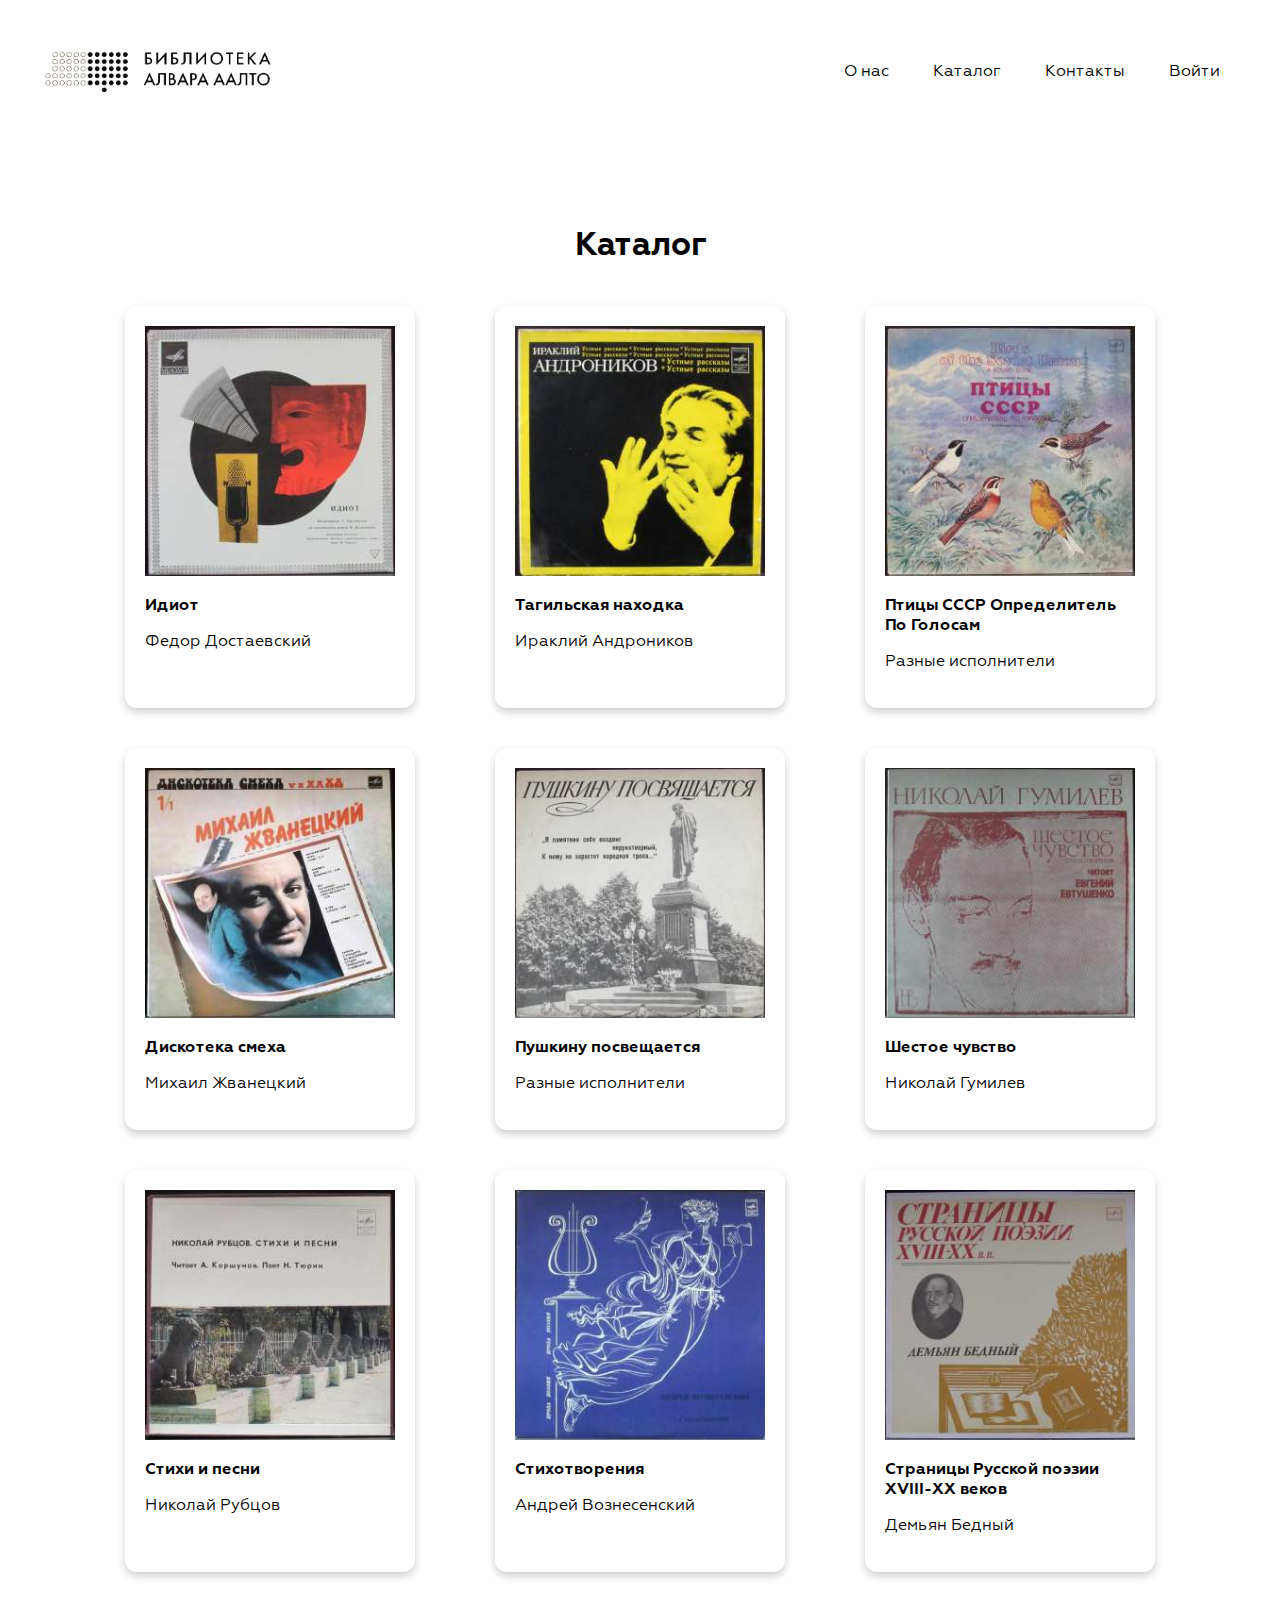
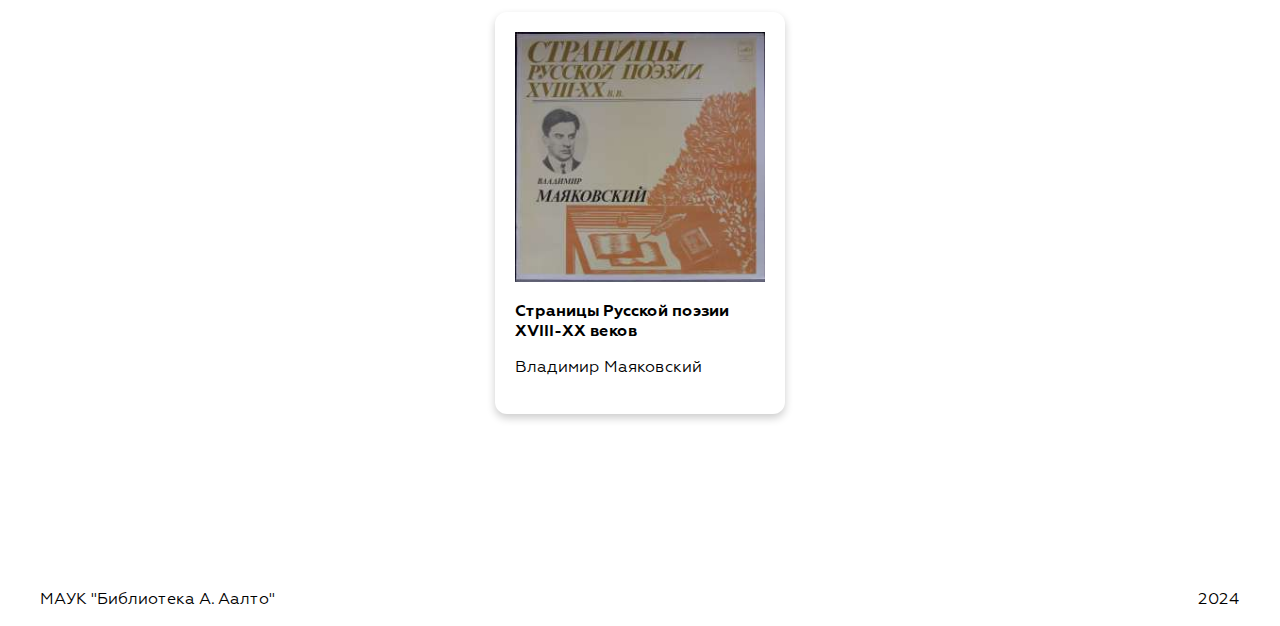
<file: catalog.html>
<!DOCTYPE html>
<html lang="en">

<head>
    <meta charset="UTF-8">
    <meta name="viewport" content="width=device-width, initial-scale=1.0">
    <!-- <link rel="stylesheet" href="css/style.css"> -->
    <link rel="stylesheet" href="css/catalog.css">
    <link rel="stylesheet" href="Geometria/stylesheet.css">
    <link rel="stylesheet" href="index.html">
    <title>Aalto</title>
</head>

<body>
    <header>
        <img src="Images/logo.png" alt="logo">
        <nav>
            <ul class="nav__links">
                <li><a class="link" href="index.html">О нас</a></li>
                <li><a class="link" href="catalog.html">Каталог</a></li>
                <li><a class="link" href="contacts.html">Контакты</a></li>
                <li><a class="sign-in" href="#">Войти</a></button></li>
            </ul>
        </nav>
    </header>
    <div class="collection">
        <h2>Каталог</h2>
        <div class="cards">
            <div class="card">
                <div class="vynil" id="1">
                    <img src="/Images/idiot_dostoevskiy_fedor_3_lp_melodiya_sssr_1602_1.jpg" alt="">
                    <a href="#">Идиот</a>
                    <p>Федор Достаевский</p>
                </div>
            </div>
            <div class="card">
                <div class="vynil" id="2">
                    <img src="/Images/tagilskaya_nahodka_andronikov_irakliy_1_lp_melodiya_sssr_1.jpg" alt="">
                    <a href="#">Тагильская находка</a>
                    <p>Ираклий Андроников</p>
                </div>
            </div>
            <div class="card">
                <div class="vynil" id="3">
                    <img src="/Images/pticy_sssr_opredelitel_po_golosam_various_artists_1_lp_melodiya_sssr_0503_1.jpg"
                        alt="">
                    <a href="#">Птицы СССР Определитель
                        <br>
                        По Голосам</a>
                    <p>Разные исполнители</p>
                </div>
            </div>
            <div class="card">
                <div class="vynil" id="4">
                    <img src="/Images/karcevilchenkozhvaneckiy_various_artists_1_lp_melodiya_sssr_2_0.jpg" alt="">
                    <a href="#">Дискотека смеха</a>
                    <p>Михаил Жванецкий</p>
                </div>
            </div>
            <div class="card">
                <div class="vynil" id="5">
                    <img src="/Images/pushkinu_posvyashchetsya_various_artists_1_lp_melodiya_sssr_1.jpg" alt="">
                    <a href="#">Пушкину посвещается</a>
                    <p>Разные исполнители</p>
                </div>
            </div>
            <div class="card">
                <div class="vynil" id="6">
                    <img src="/Images/shestoe_chuvstvo_gumilev_nikolay_1_lp_melodiya_sssr_1.jpg" alt="">
                    <a href="#">Шестое чувство</a>
                    <p>Николай Гумилев</p>
                </div>
            </div>
            <div class="card">
                <div class="vynil" id="7">
                    <img src="/Images/stihi_i_pesni_rubcov_nikolay_2_lp_melodiya_sssr_2404_1.jpg" alt="">
                    <a href="#">Стихи и песни</a>
                    <p>Николай Рубцов</p>
                </div>
            </div>
            <div class="card">
                <div class="vynil" id="8">
                    <img src="/Images/stihotvoreniya_voznesenskiy_andrey_1_lp_melodiya_sssr_2_0_0.jpg" alt="">
                    <a href="#">Стихотворения</a>
                    <p>Андрей Вознесенский</p>
                </div>
            </div>
            <div class="card">
                <div class="vynil" id="9">
                    <img src="/Images/stranicy_russkoy_poezii_xviii-xx_vekov_bednyy_demyan_1_melodiya_sssr_1.jpg"
                        alt="">
                    <a href="#">Страницы Русской поэзии
                        <br> XVIII-XX веков</a>
                    <p>Демьян Бедный</p>
                </div>
            </div>
            <div class="card">
                <div class="vynil" id="10">
                    <img src="/Images/stranicy_russkoy_poezii_xviii-xx_vekov_mayakovskiy_vladimir_2_lp_melodiya_sssr_1.jpg"
                        alt="">
                    <a href="#">Страницы Русской поэзии
                        <br> XVIII-XX веков</a>
                    <p>Владимир Маяковский</p>
                </div>
            </div>

        </div>
    </div>
    <footer>
        <p>МАУК "Библиотека А. Аалто"</p>
        <p>2024</p>
    </footer>
    <script src="script.js"></script>
</body>

</html>
</file>
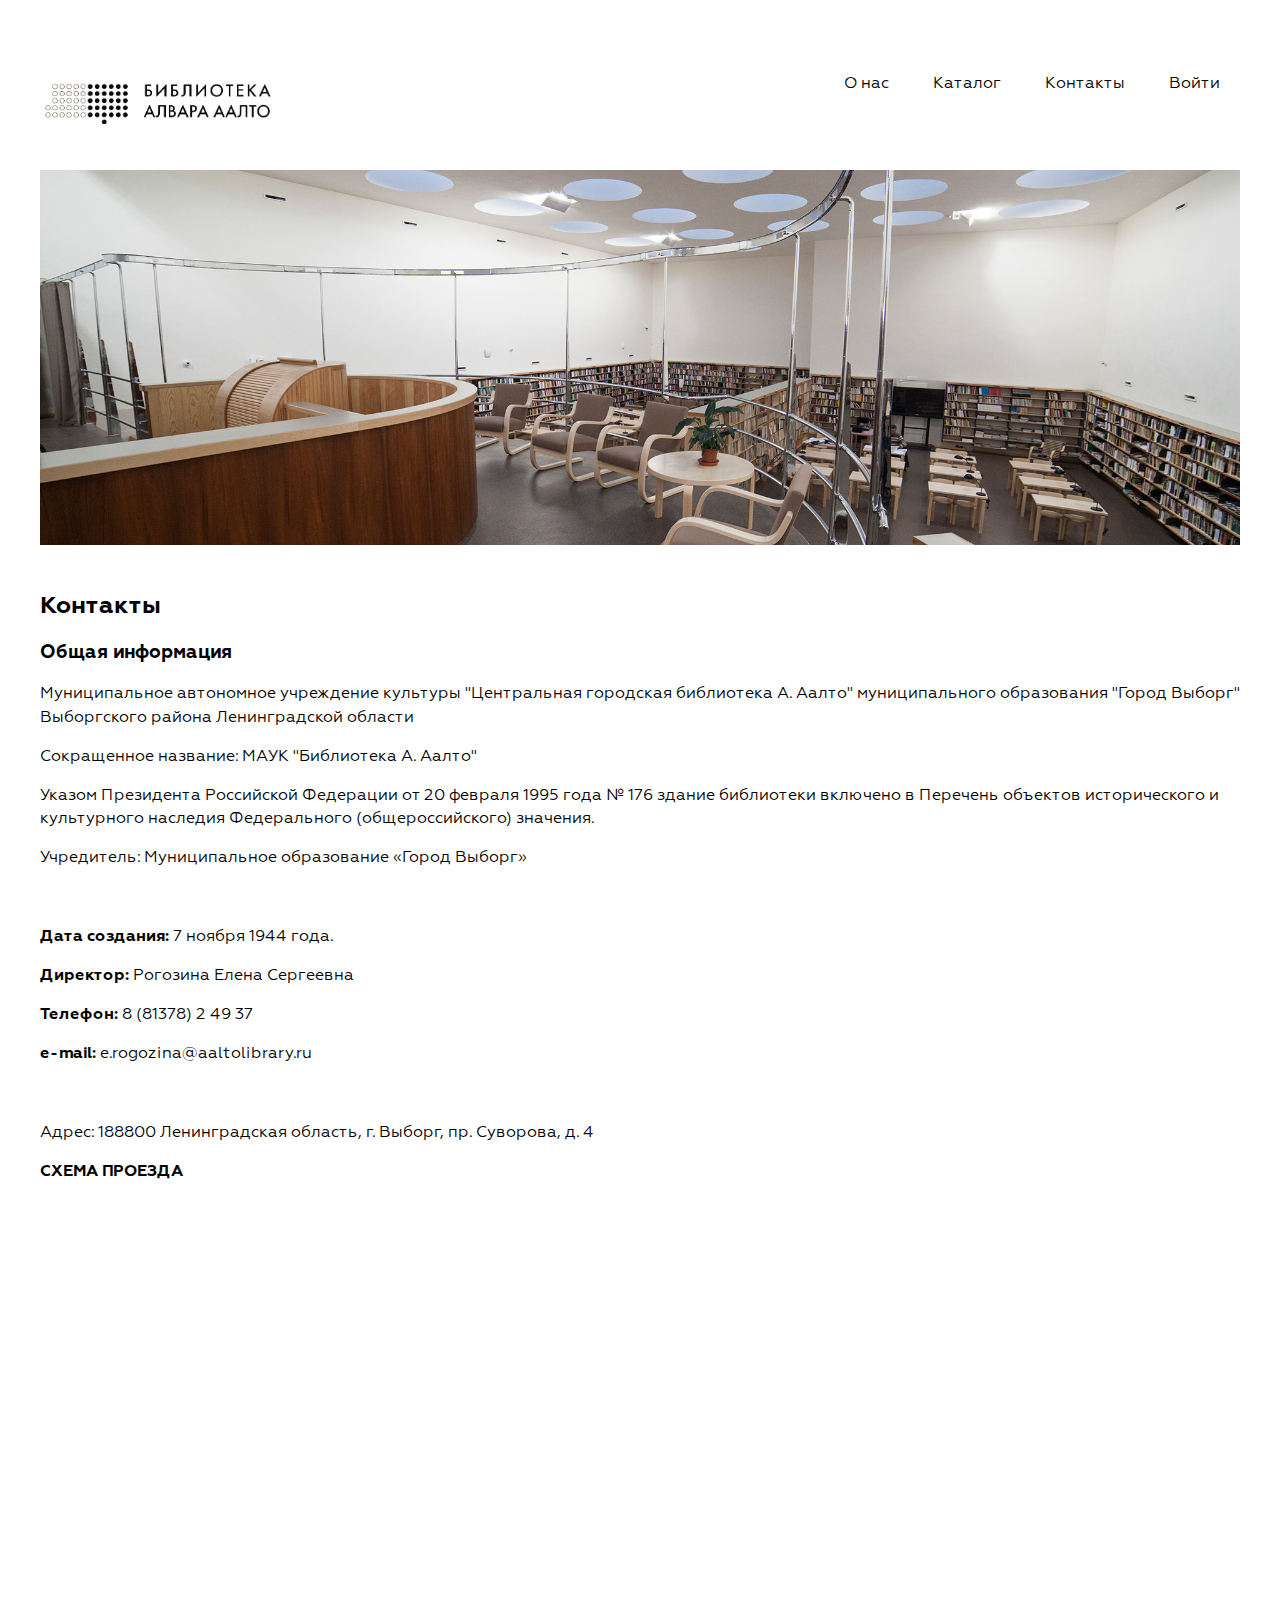
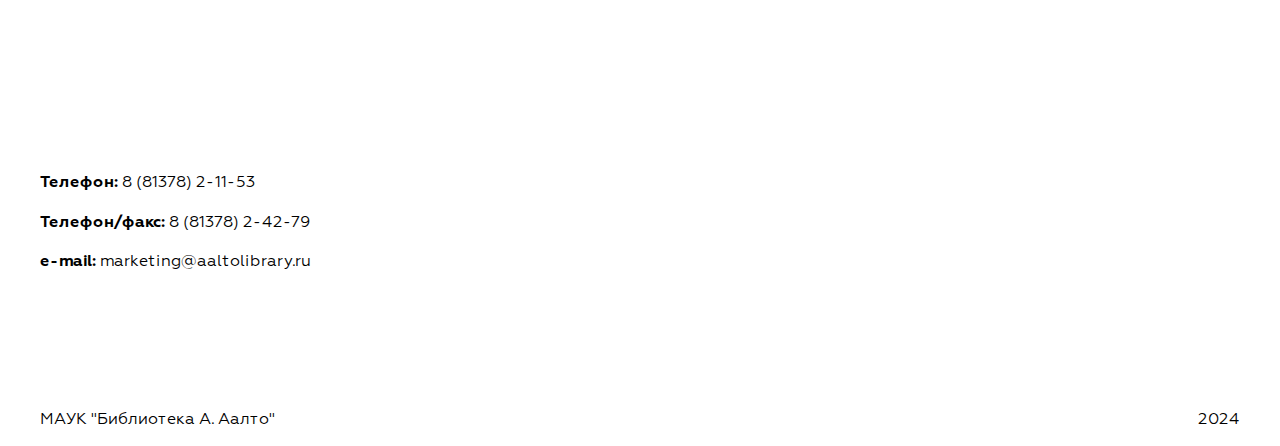
<file: contacts.html>
<!DOCTYPE html>
<html lang="en">

<head>
    <meta charset="UTF-8">
    <meta name="viewport" content="width=device-width, initial-scale=1.0">
    <link rel="stylesheet" href="Geometria/stylesheet.css">
    <link rel="stylesheet" href="css/contacts.css">
    <title>Aalto</title>
</head>

<body>
    <header>
        <img src="Images/logo.png" alt="logo">
        <nav>
            <ul class="nav__links">
                <li><a class="link" href="index.html">О нас</a></li>
                <li><a class="link" href="catalog.html">Каталог</a></li>
                <li><a class="link" href="contacts.html">Контакты</a></li>
                <li><a class="sign-in" href="#">Войти</a></button></li>
            </ul>
        </nav>
    </header>
    <img src="Images/aalto.jpg" alt="">
    <div class="main__contact">
        <h2>Контакты</h2>
        <h3>Общая информация</h3>
        <p>Муниципальное автономное учреждение культуры "Центральная городская библиотека А. Аалто"
            муниципального
            образования "Город Выборг" Выборгского района Ленинградской области</p>
        <p>Сокращенное название: МАУК "Библиотека А. Аалто"</p>
        <p>Указом Президента Российской Федерации от 20 февраля 1995 года № 176 здание библиотеки включено в Перечень
            объектов исторического и культурного наследия Федерального (общероссийского) значения.</p>
        <p>Учредитель: Муниципальное образование «Город Выборг»</p>

        <p>&nbsp;</p>

        <p><b>Дата создания:</b> 7 ноября 1944 года.</p>
        <p><b>Директор:</b> Рогозина Елена Сергеевна</p>
        <p><b>Телефон:</b> 8 (81378) 2 49 37</p>
        <p><b>e-mail:</b> e.rogozina@aaltolibrary.ru</p>

        <p>&nbsp;</p>

        <p>Адрес: 188800 Ленинградская область, г. Выборг, пр. Суворова, д. 4</p>
        <p><b>СХЕМА ПРОЕЗДА</b></p>
        <iframe
            src="https://yandex.com/map-widget/v1/?um=constructor%3A9e0ad13a564a4d5394e96104361e0c3e4be3e587cf1a6a1d815458a67016352c&amp;source=constructor"
            width="100%" height="556" frameborder="0"></iframe>
        <p><b>Телефон:</b> 8 (81378) 2-11-53</p>
        <p><b>Телефон/факс:</b> 8 (81378) 2-42-79</p>
        <p><b>e-mail:</b> marketing@aaltolibrary.ru</p>
    </div>
    <footer>
        <p>МАУК "Библиотека А. Аалто"</p>
        <p>2024</p>
    </footer>
    <script src="script.js"></script>
</body>

</html>
</file>
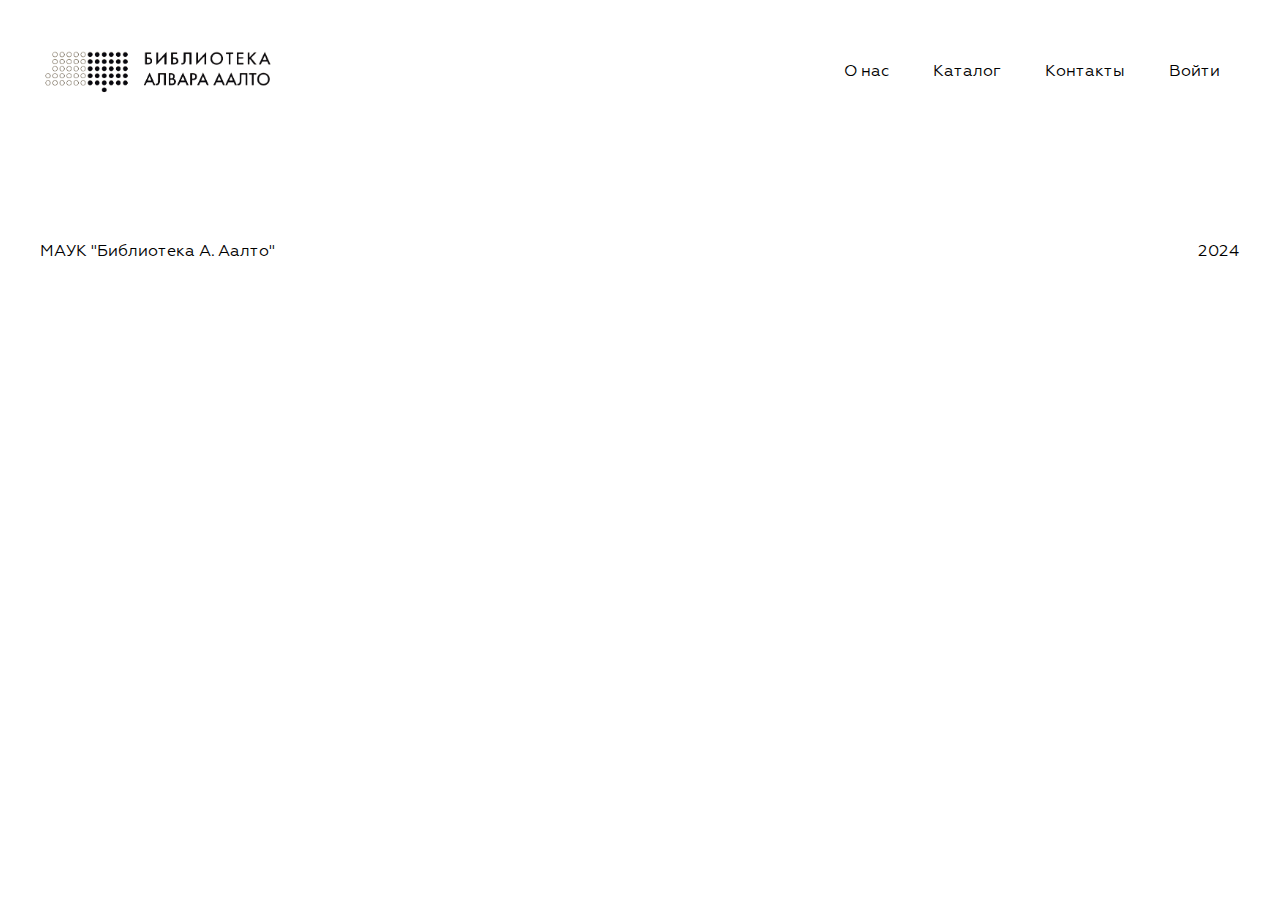
<file: sign_in.html>
<!DOCTYPE html>
<html lang="en">

<head>
    <meta charset="UTF-8">
    <meta name="viewport" content="width=device-width, initial-scale=1.0">
    <!-- <link rel="stylesheet" href="css/style.css"> -->
    <link rel="stylesheet" href="css/catalog.css">
    <link rel="stylesheet" href="Geometria/stylesheet.css">
    <link rel="stylesheet" href="index.html">
    <title>Aalto</title>
</head>

<body>
    <header>
        <img src="Images/logo.png" alt="logo">
        <nav>
            <ul class="nav__links">
                <li><a class="link" href="index.html">О нас</a></li>
                <li><a class="link" href="catalog.html">Каталог</a></li>
                <li><a class="link" href="contacts.html">Контакты</a></li>
                <li><a class="sign-in" href="#">Войти</a></button></li>
            </ul>
        </nav>
    </header>

    <footer>
        <p>МАУК "Библиотека А. Аалто"</p>
        <p>2024</p>
    </footer>
    <script src="script.js"></script>
</body>

</html>
</file>
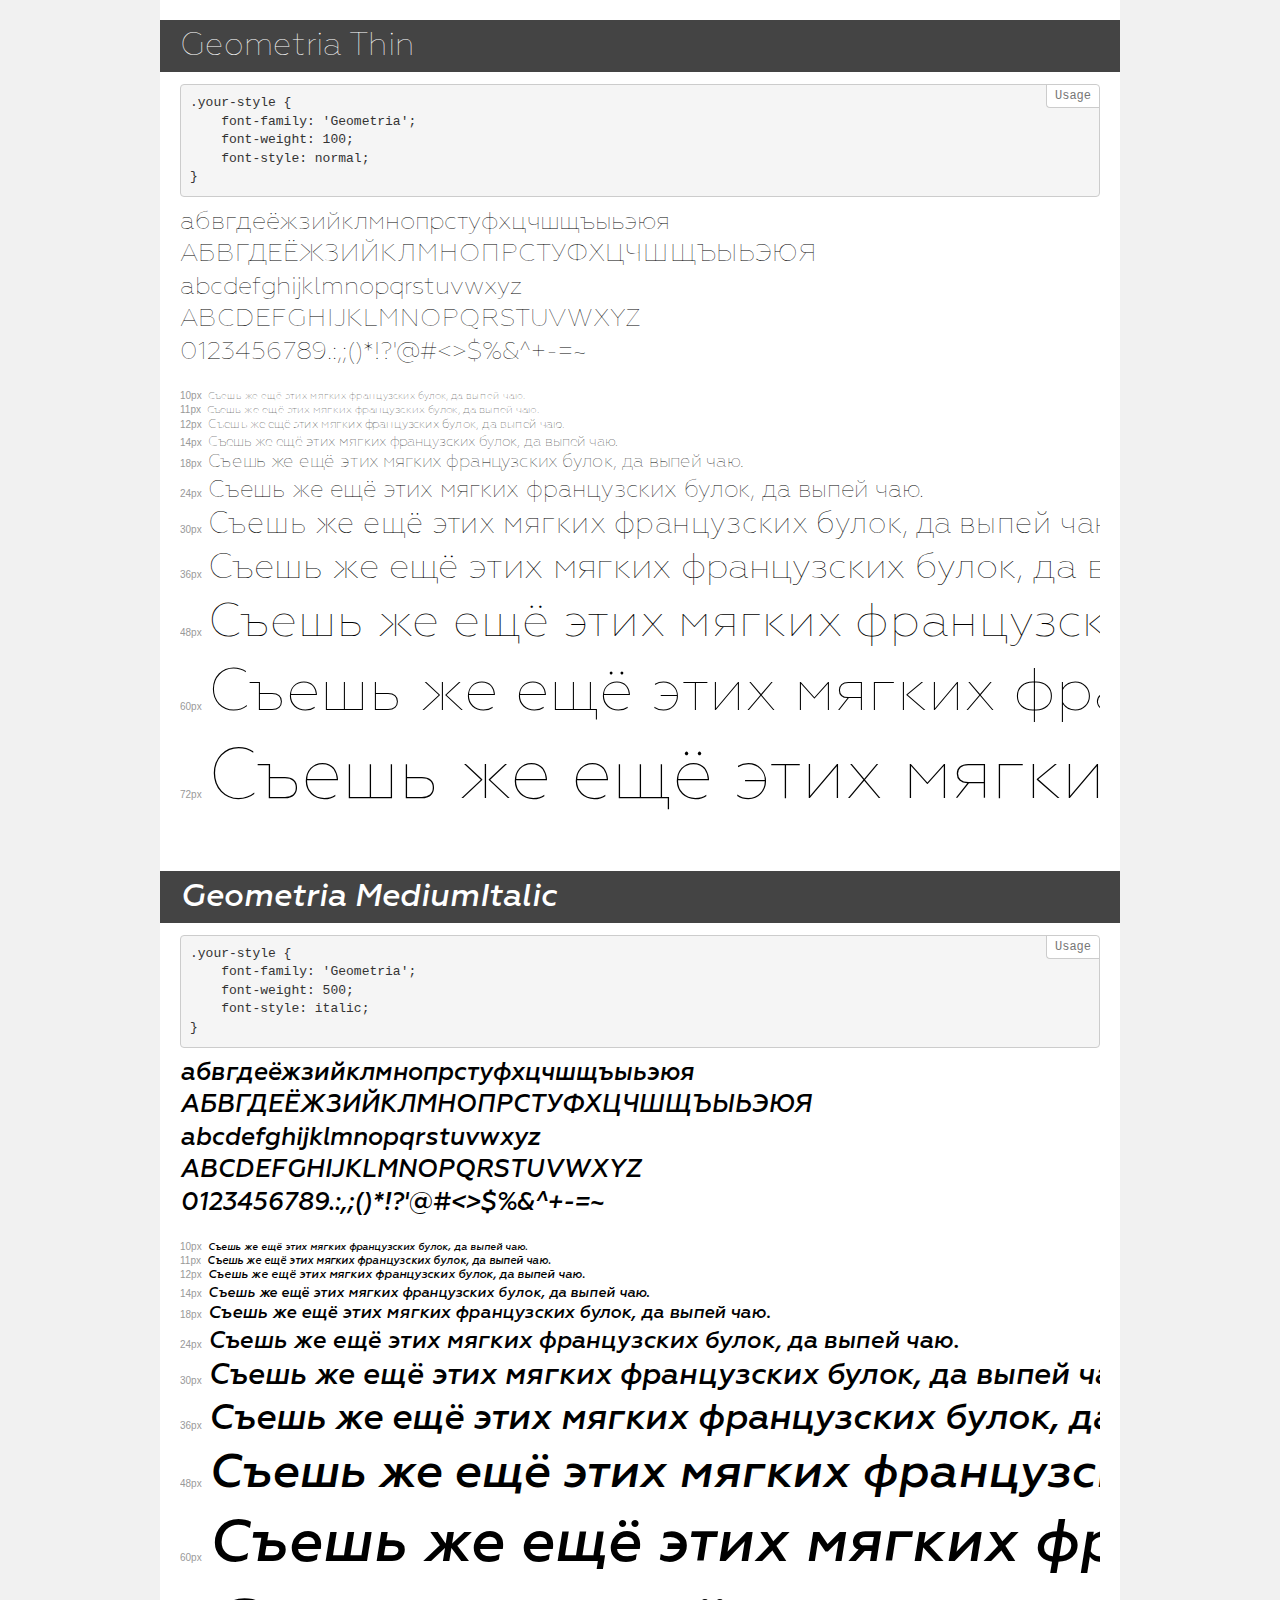
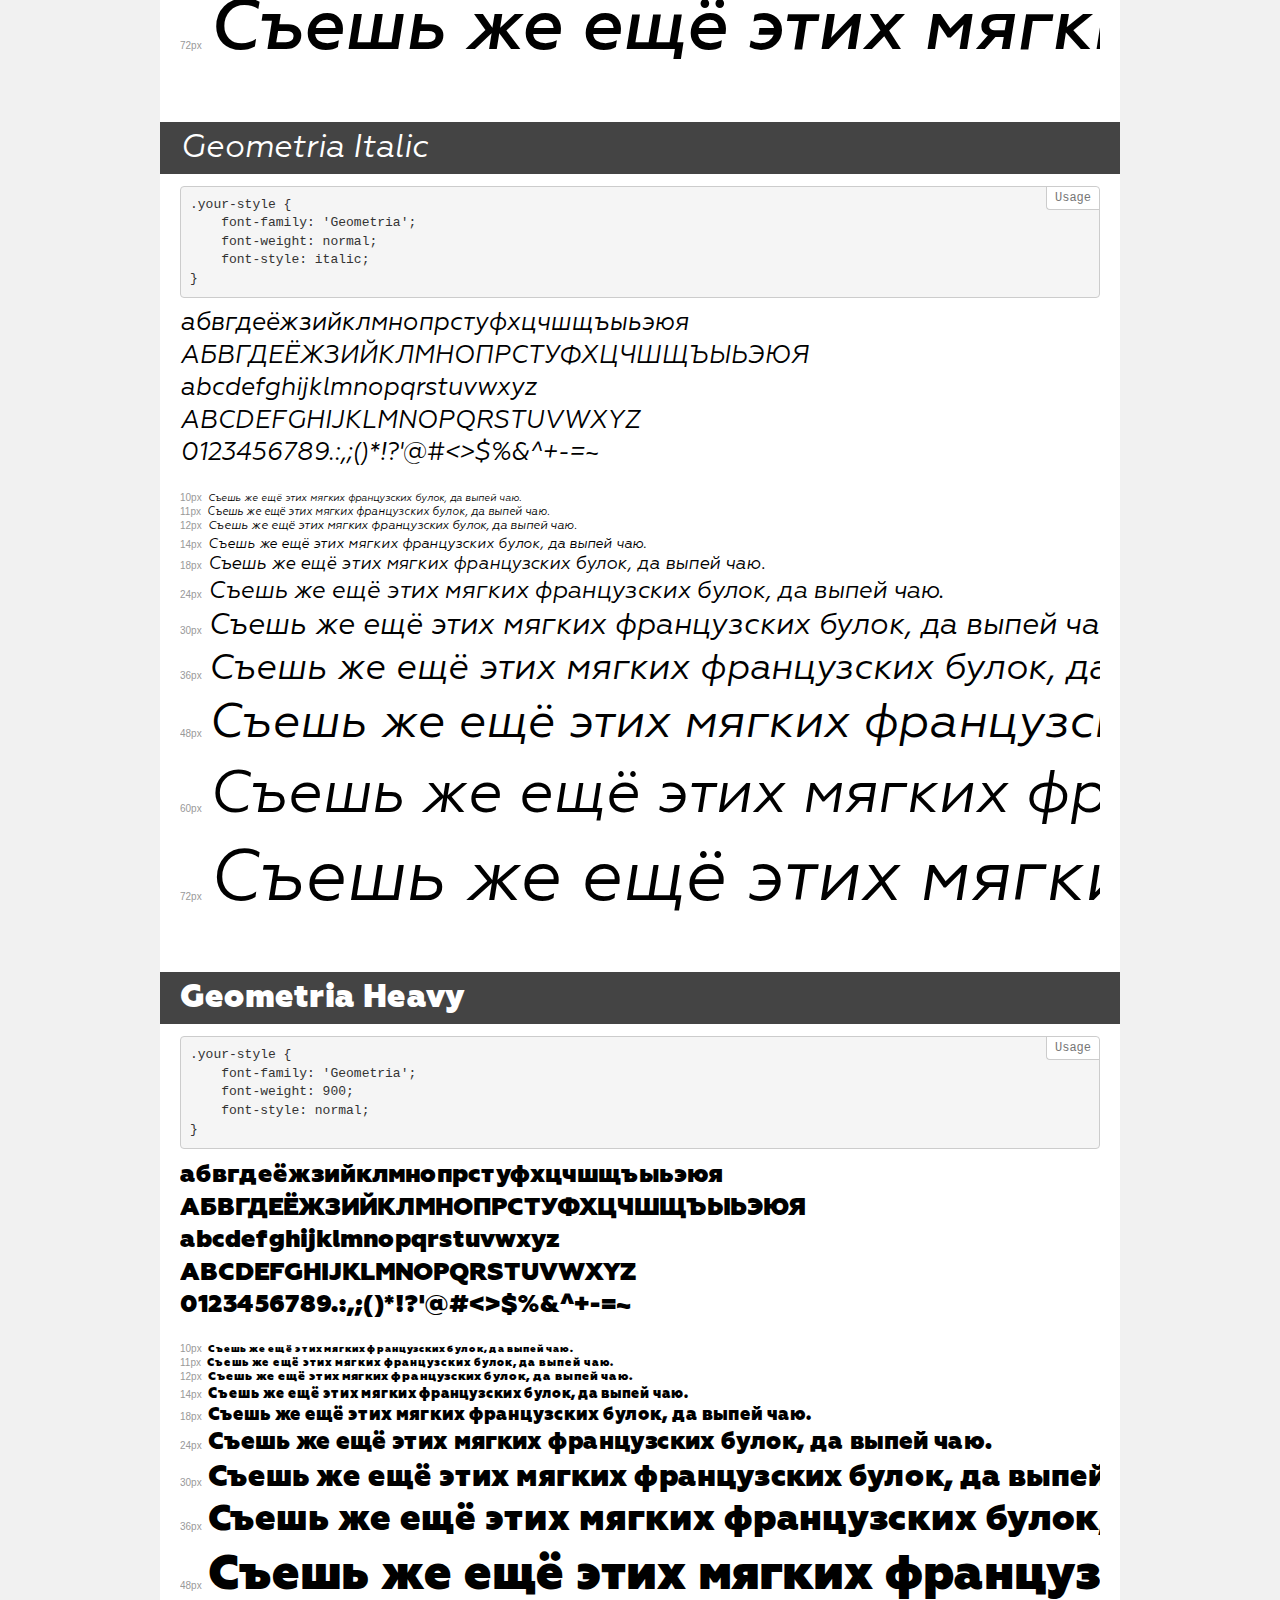
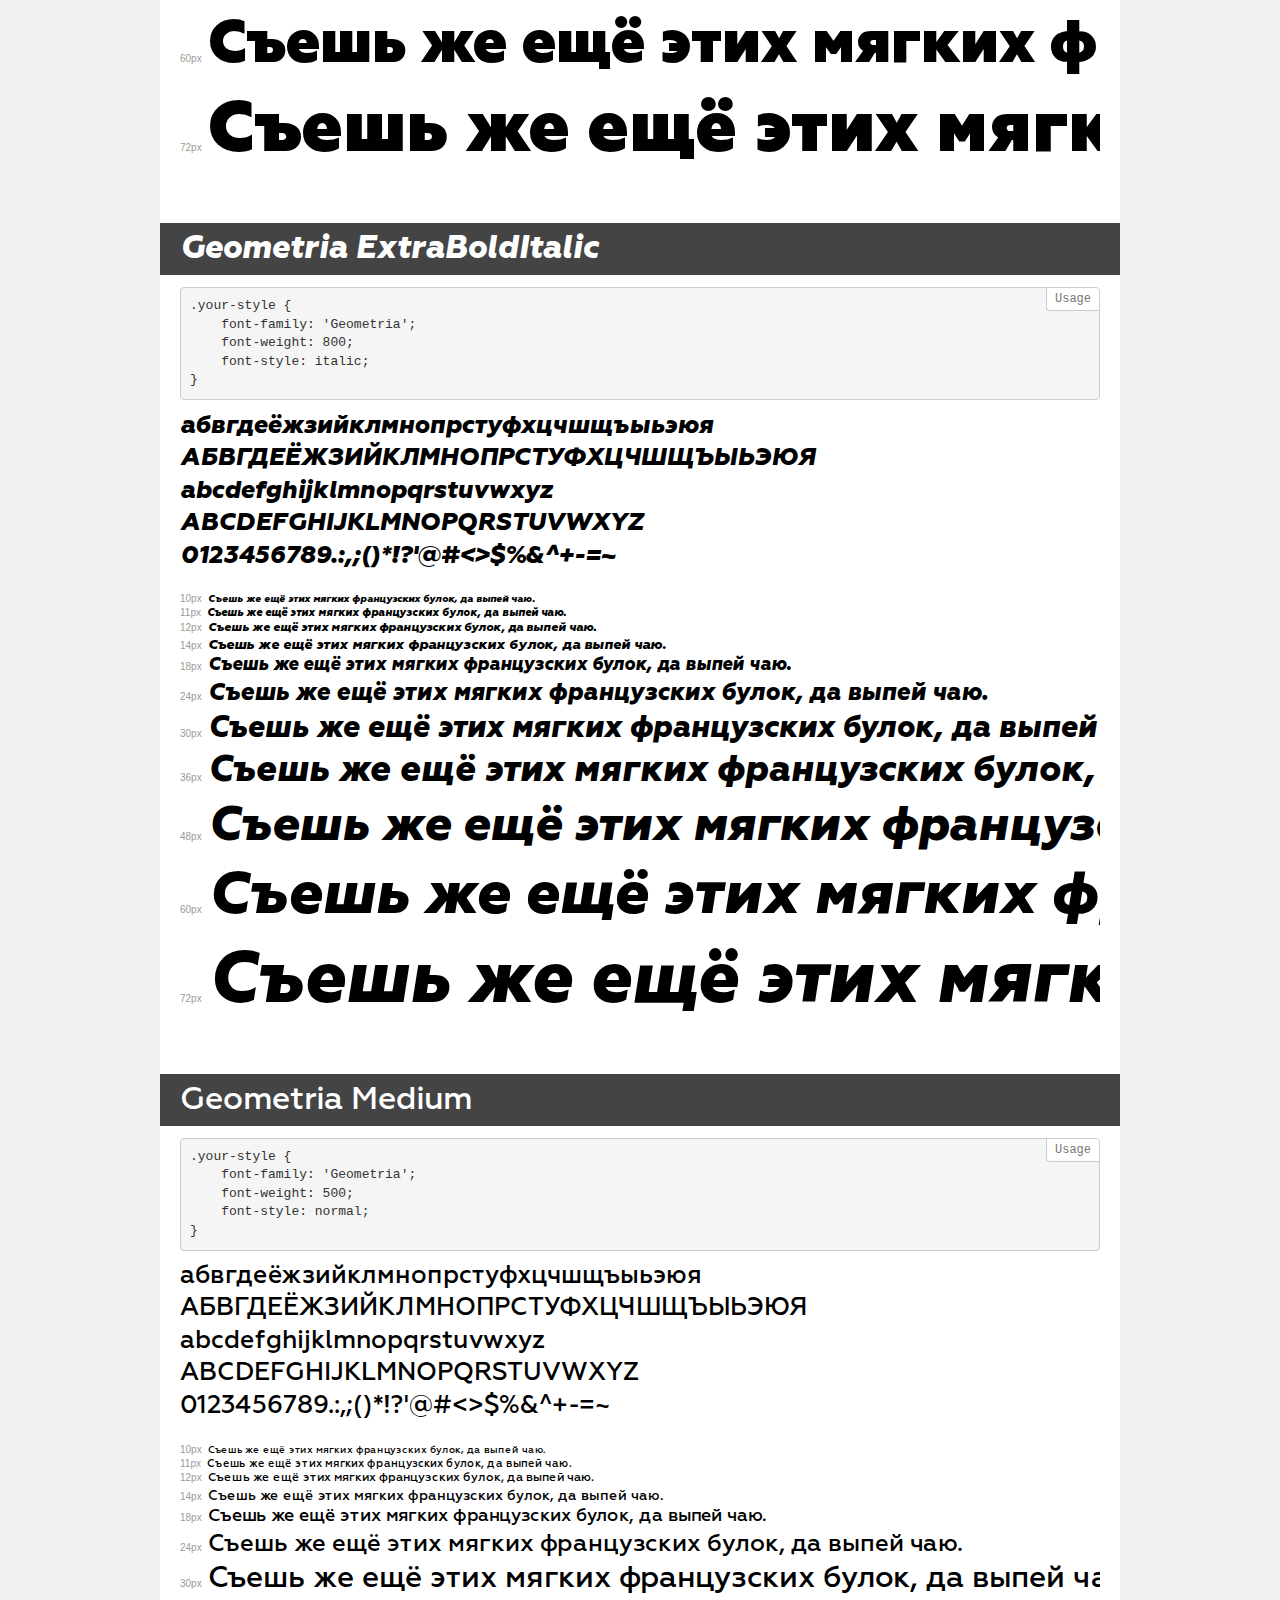
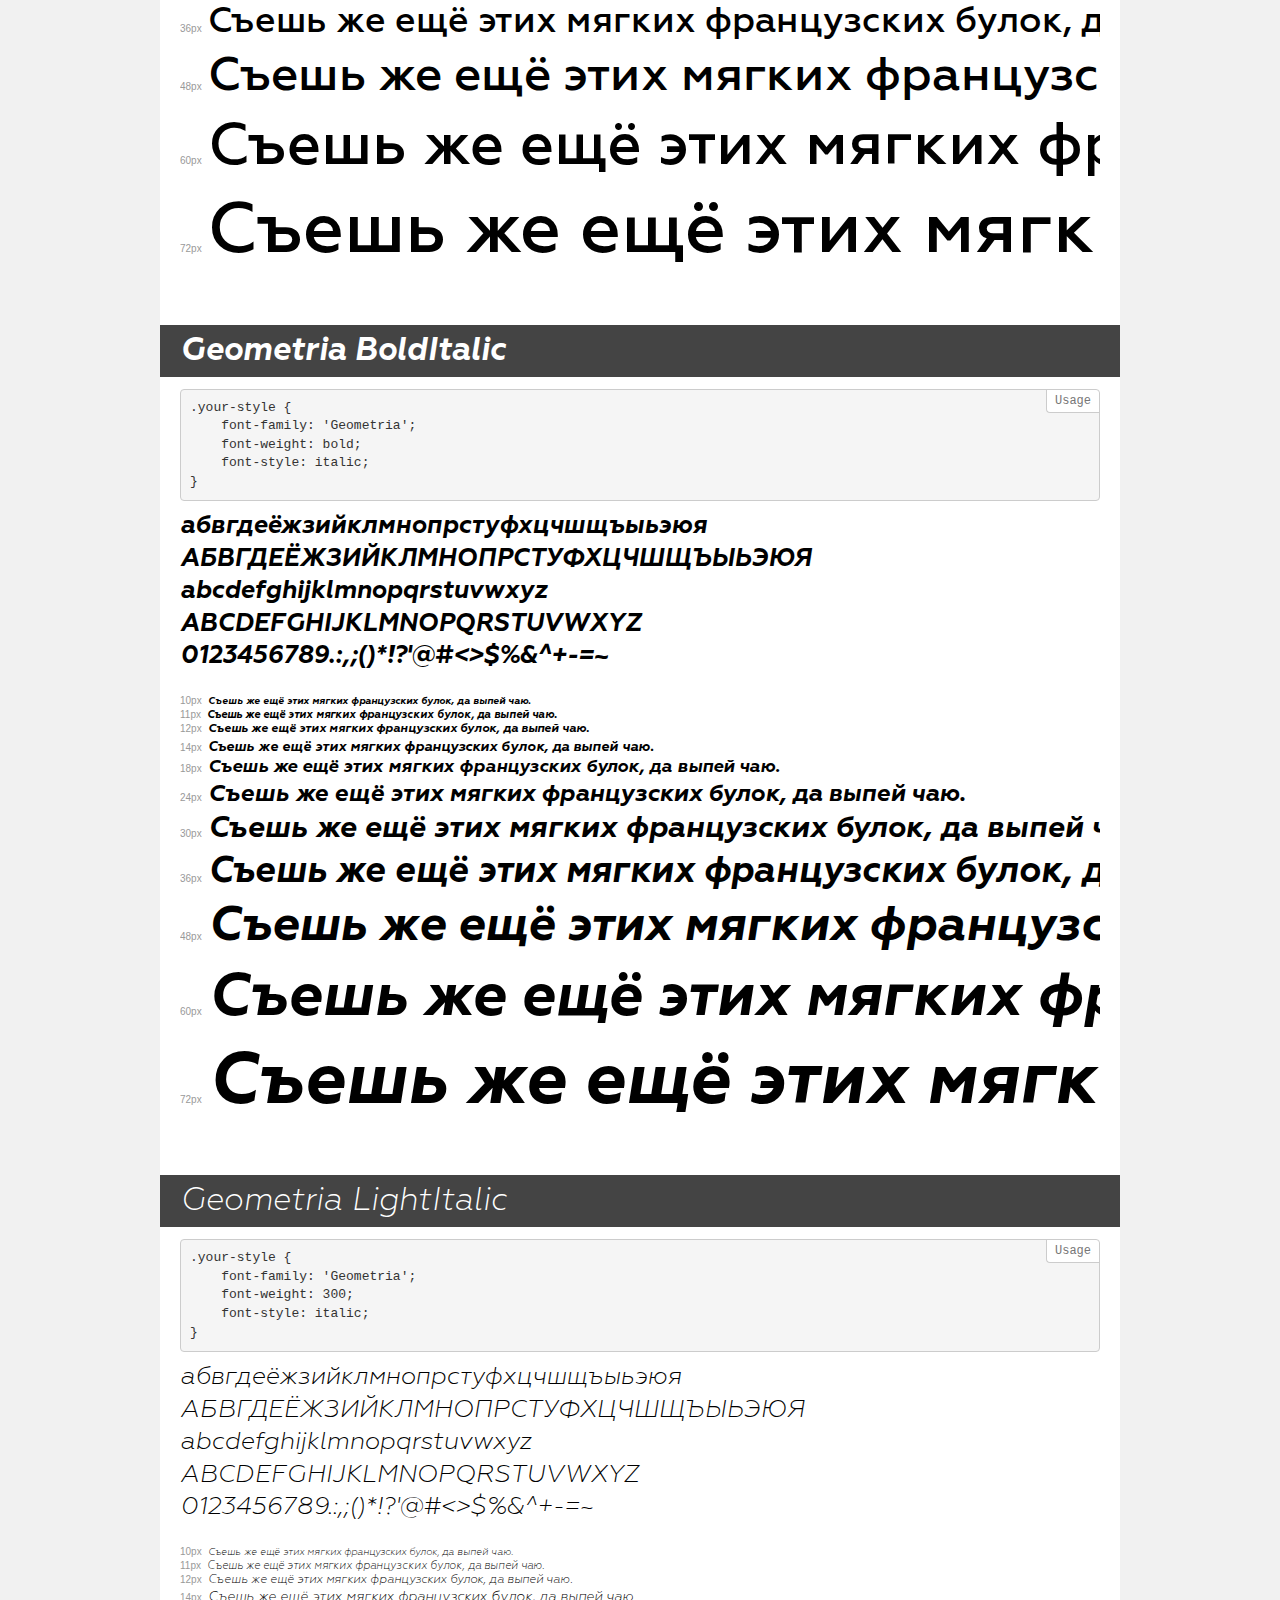
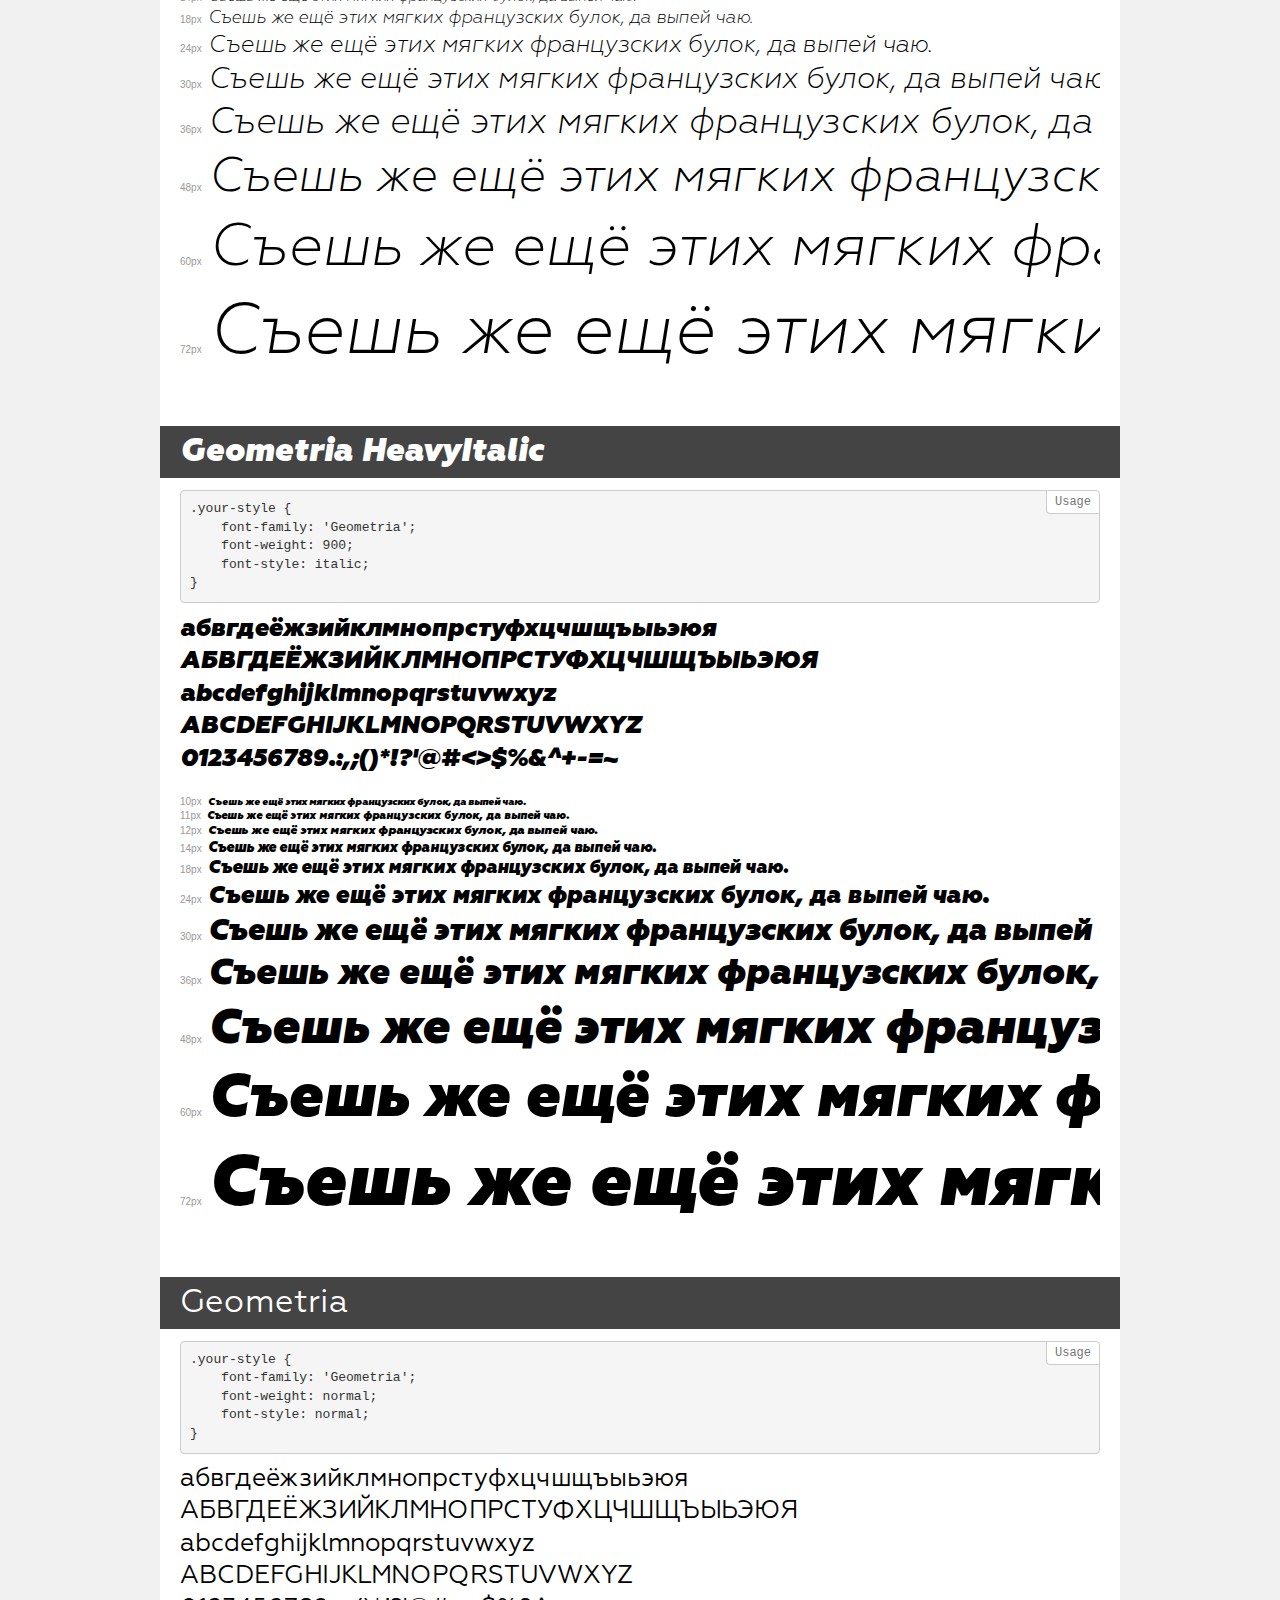
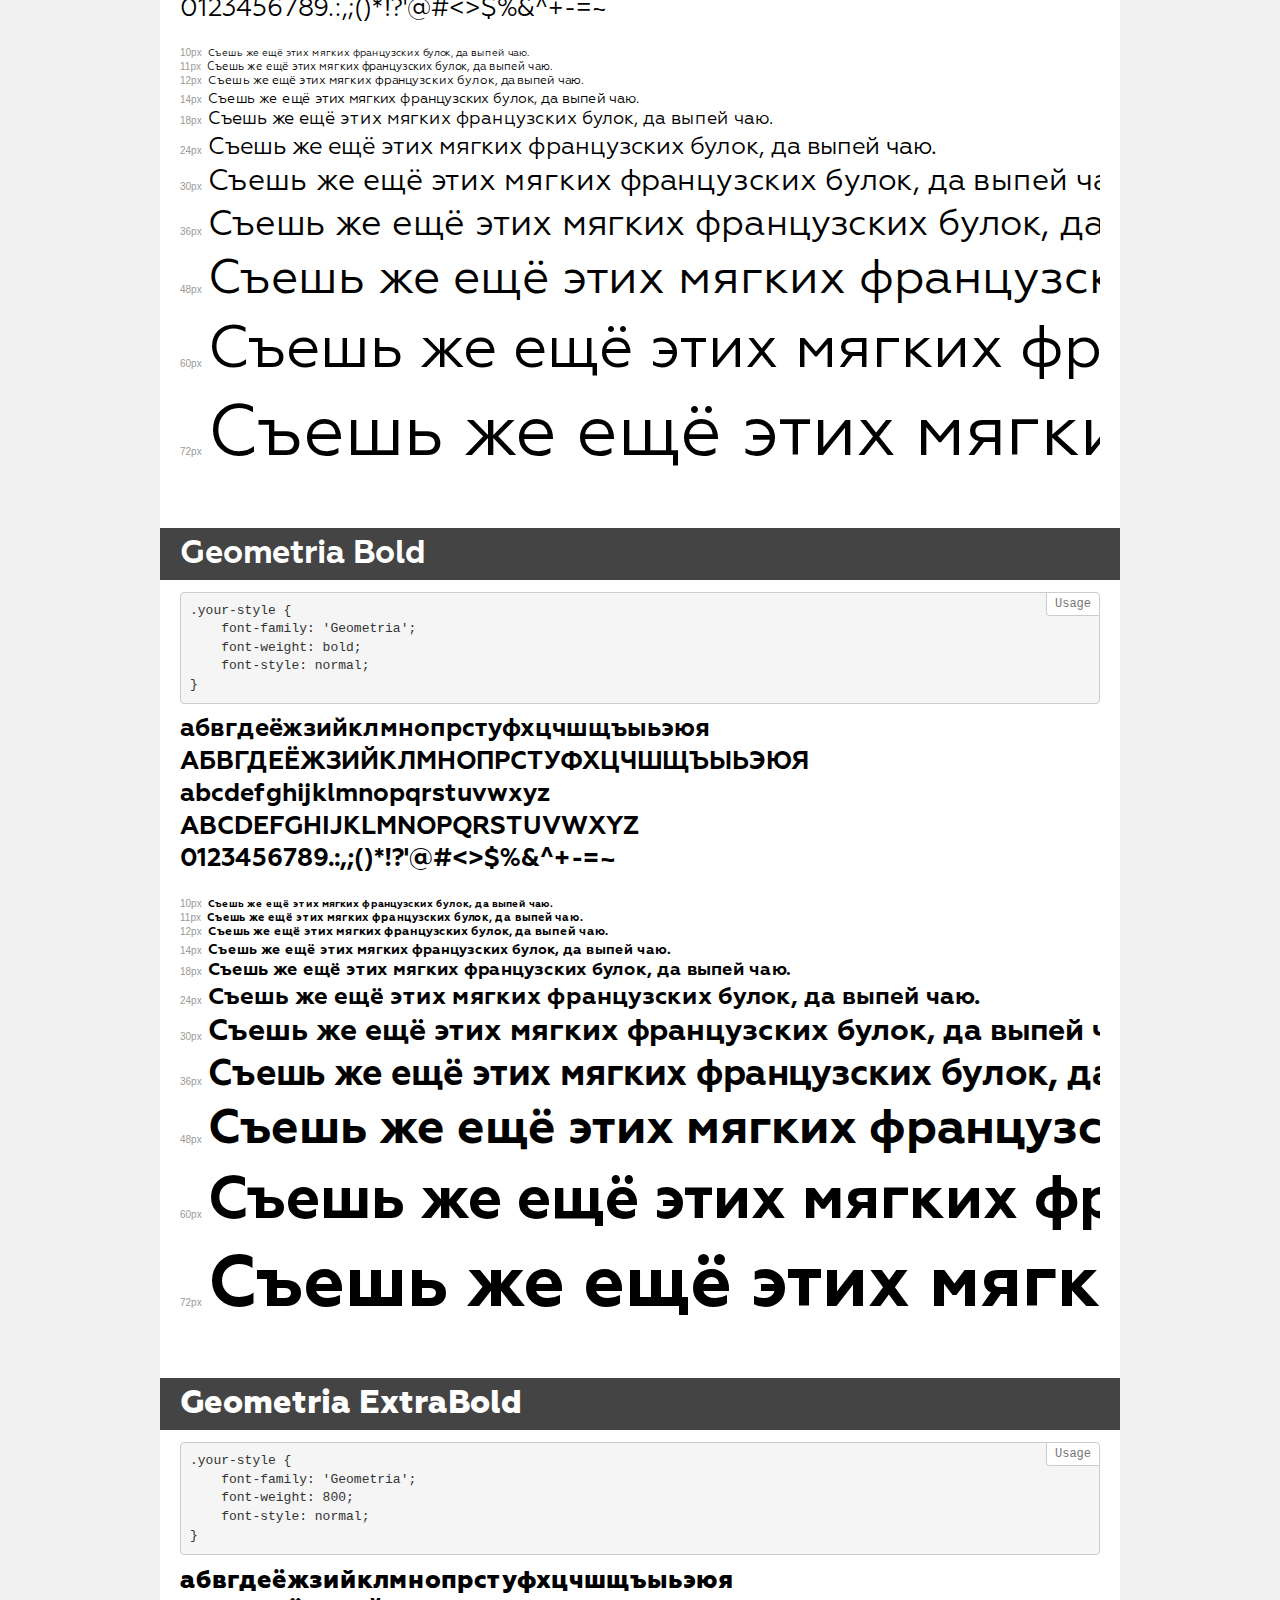
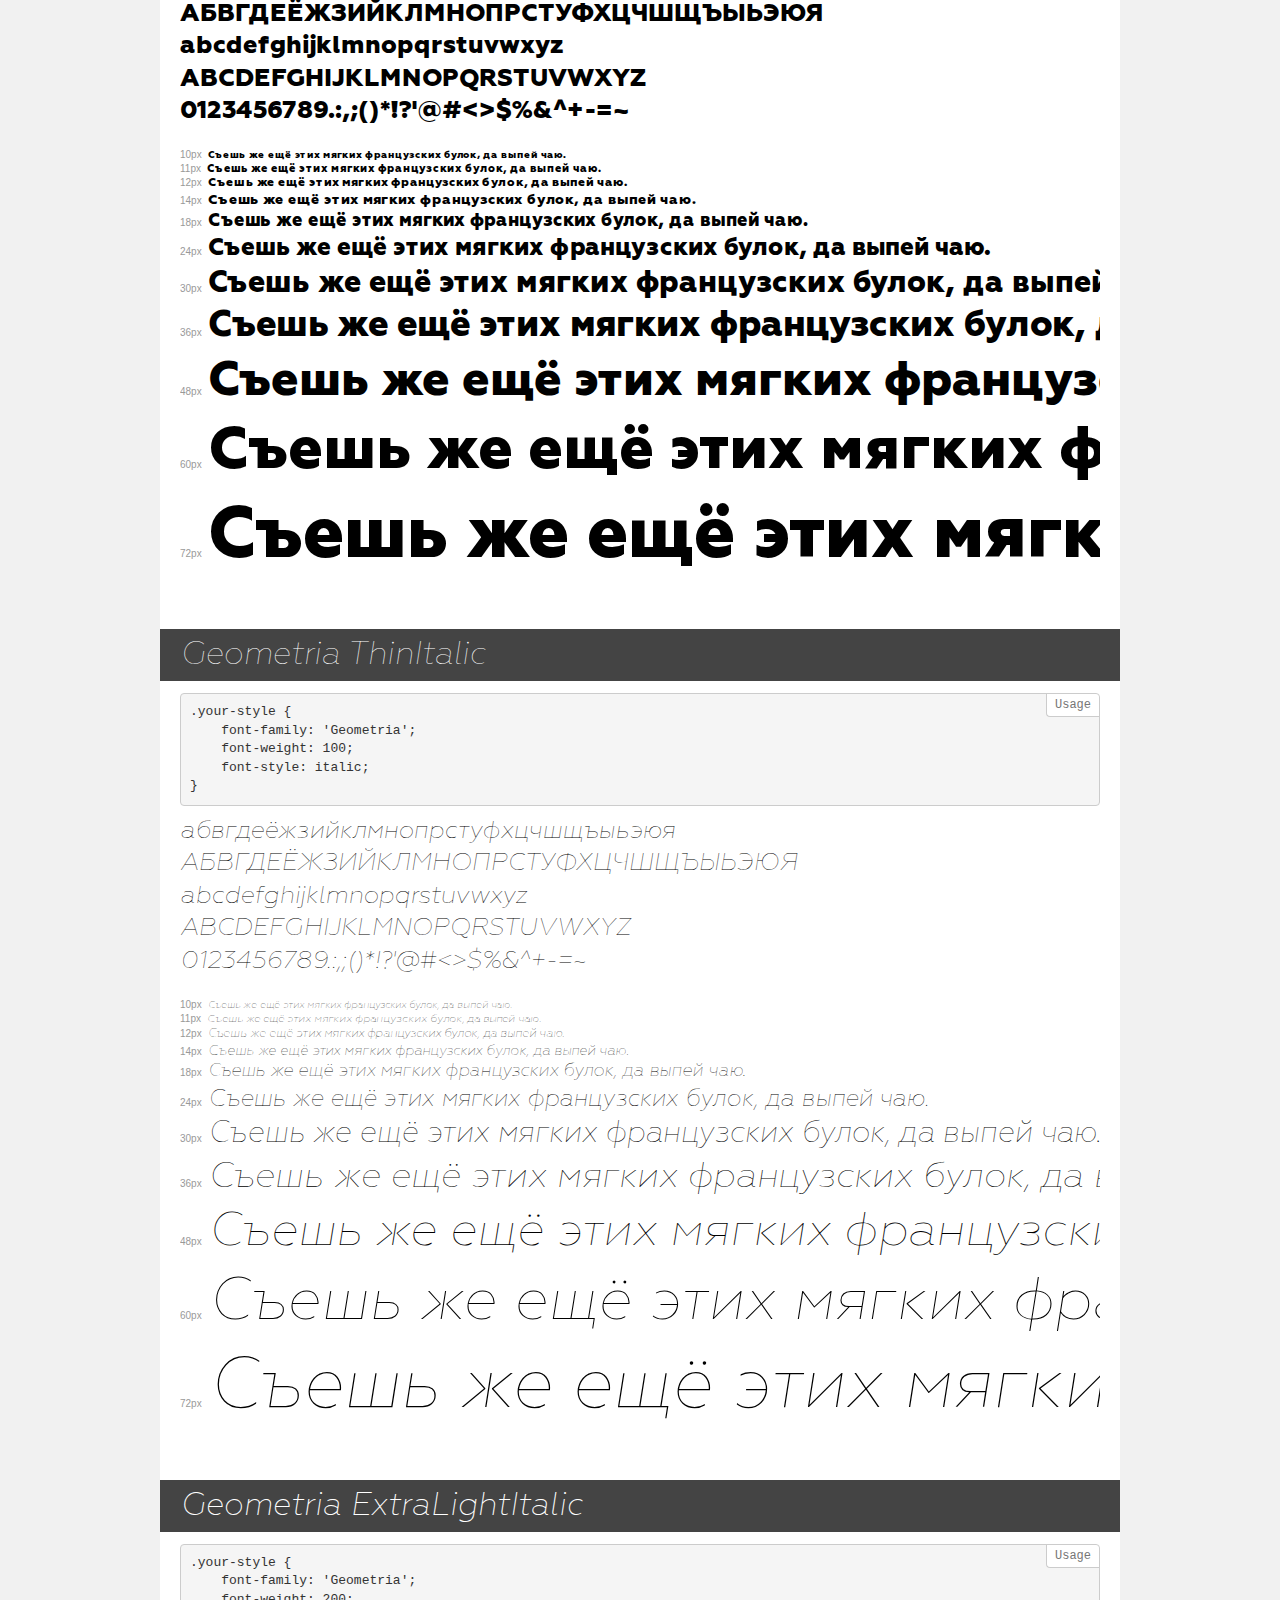
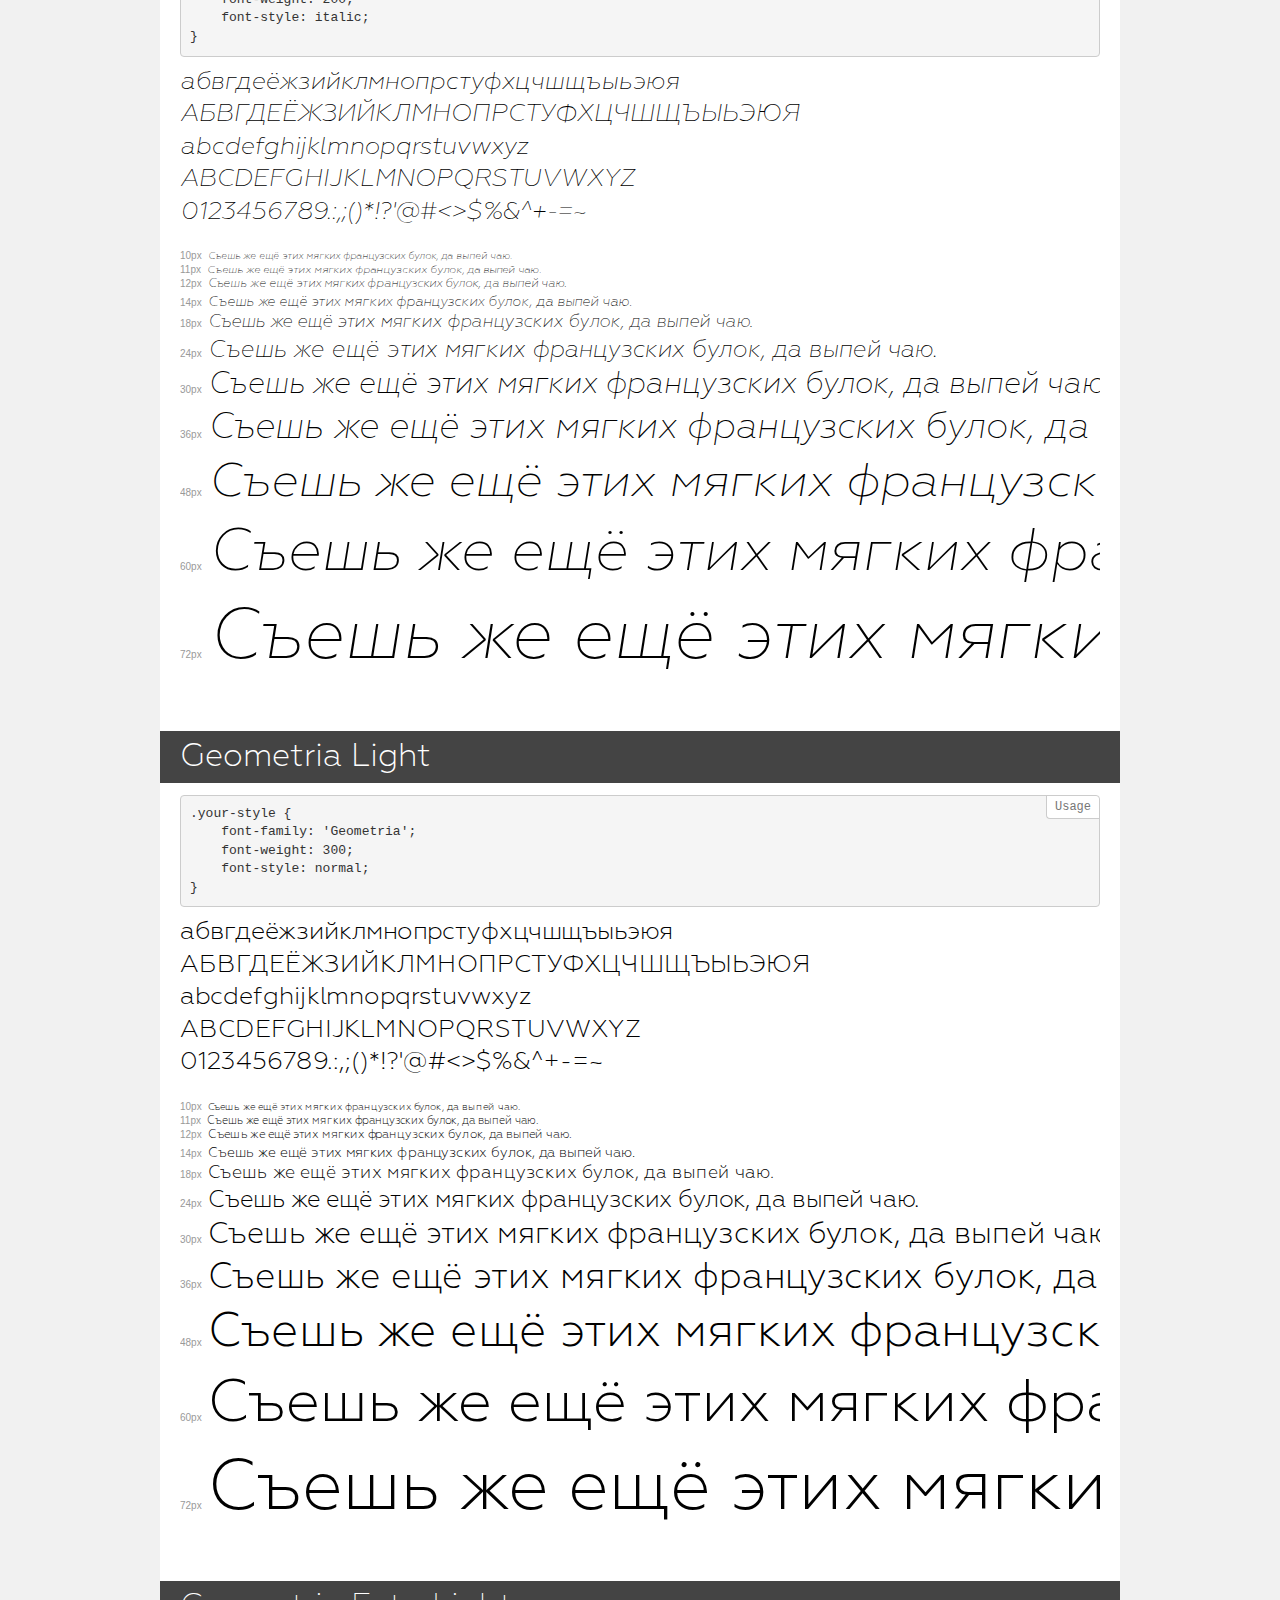
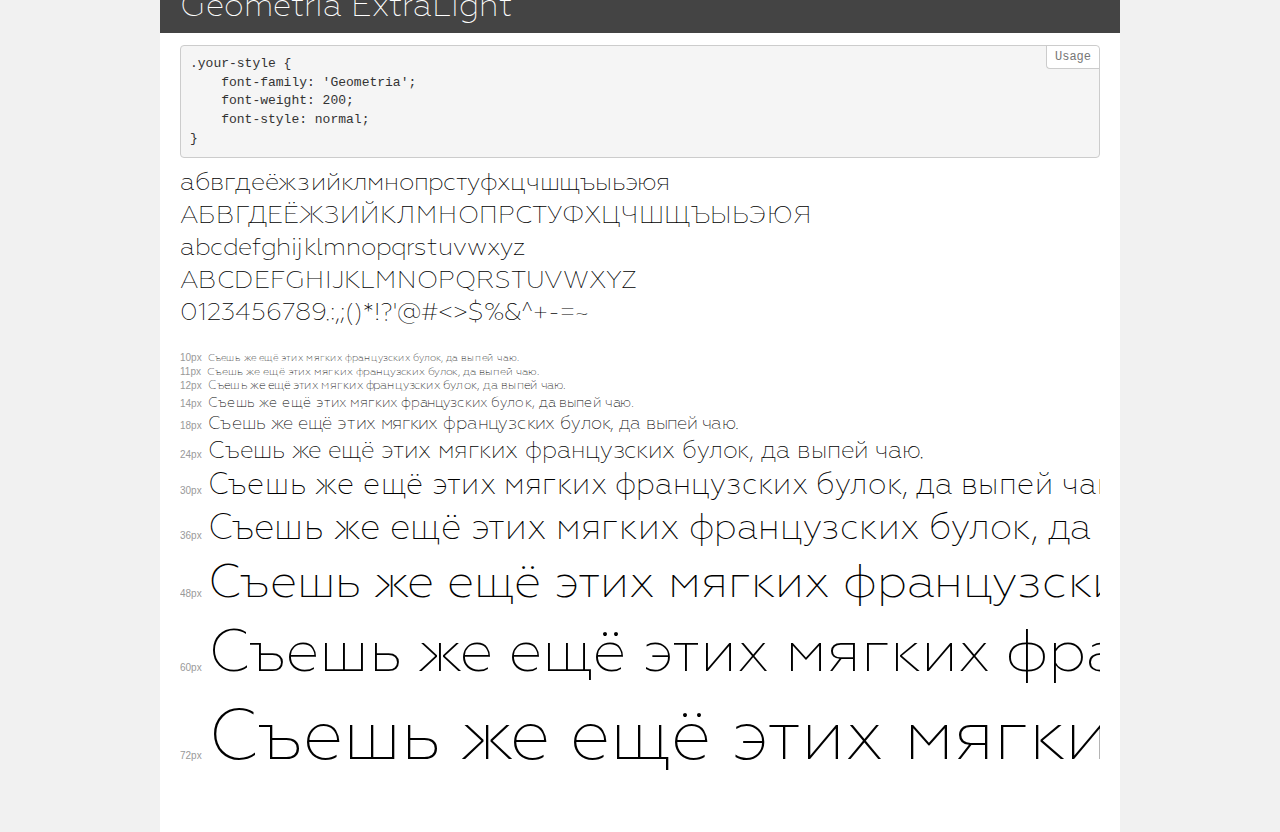
<file: Geometria/demo.html>
<!DOCTYPE html>
<html>
<head>
	<meta charset="utf-8">
	<meta http-equiv="X-UA-Compatible" content="IE=edge">
	<meta name="viewport" content="width=device-width, initial-scale=1">
	<meta name="robots" content="noindex, noarchive">
	<title>Transfonter demo</title>
	<link href="stylesheet.css" rel="stylesheet">
	<style>
		/*
		http://meyerweb.com/eric/tools/css/reset/
		v2.0 | 20110126
		License: none (public domain)
		*/
		html, body, div, span, applet, object, iframe,
		h1, h2, h3, h4, h5, h6, p, blockquote, pre,
		a, abbr, acronym, address, big, cite, code,
		del, dfn, em, img, ins, kbd, q, s, samp,
		small, strike, strong, sub, sup, tt, var,
		b, u, i, center,
		dl, dt, dd, ol, ul, li,
		fieldset, form, label, legend,
		table, caption, tbody, tfoot, thead, tr, th, td,
		article, aside, canvas, details, embed,
		figure, figcaption, footer, header, hgroup,
		menu, nav, output, ruby, section, summary,
		time, mark, audio, video {
			margin: 0;
			padding: 0;
			border: 0;
			font-size: 100%;
			font: inherit;
			vertical-align: baseline;
		}
		/* HTML5 display-role reset for older browsers */
		article, aside, details, figcaption, figure,
		footer, header, hgroup, menu, nav, section {
			display: block;
		}
		body {
			line-height: 1;
		}
		ol, ul {
			list-style: none;
		}
		blockquote, q {
			quotes: none;
		}
		blockquote:before, blockquote:after,
		q:before, q:after {
			content: '';
			content: none;
		}
		table {
			border-collapse: collapse;
			border-spacing: 0;
		}
		/* common styles */
		body {
			background: #f1f1f1;
			color: #000;
		}
		.page {
			background: #fff;
			width: 920px;
			margin: 0 auto;
			padding: 20px 20px 0 20px;
			overflow: hidden;
		}
		.font-container {
			overflow-x: auto;
			overflow-y: hidden;
			margin-bottom: 40px;
			line-height: 1.3;
			white-space: nowrap;
			padding-bottom: 5px;
		}
		h1 {
			position: relative;
			background: #444;
			font-size: 32px;
			color: #fff;
			padding: 10px 20px;
			margin: 0 -20px 12px -20px;
		}
		.letters {
			font-size: 25px;
			margin-bottom: 20px;
		}
		.s10:before {
			content: '10px';
		}
		.s11:before {
			content: '11px';
		}
		.s12:before {
			content: '12px';
		}
		.s14:before {
			content: '14px';
		}
		.s18:before {
			content: '18px';
		}
		.s24:before {
			content: '24px';
		}
		.s30:before {
			content: '30px';
		}
		.s36:before {
			content: '36px';
		}
		.s48:before {
			content: '48px';
		}
		.s60:before {
			content: '60px';
		}
		.s72:before {
			content: '72px';
		}
		.s10:before, .s11:before, .s12:before, .s14:before,
		.s18:before, .s24:before, .s30:before, .s36:before,
		.s48:before, .s60:before, .s72:before {
			font-family: Arial, sans-serif;
			font-size: 10px;
			font-weight: normal;
			font-style: normal;
			color: #999;
			padding-right: 6px;
		}
		pre {
			display: block;
			position: relative;
			padding: 9px;
			margin: 0 0 10px;
			font-family: Monaco, Menlo, Consolas, "Courier New", monospace !important;
			font-size: 13px;
			line-height: 1.428571429;
			color: #333;
			font-weight: normal !important;
			font-style: normal !important;
			background-color: #f5f5f5;
			border: 1px solid #ccc;
			overflow-x: auto;
			border-radius: 4px;
		}
		pre:after {
			display: block;
			position: absolute;
			right: 0;
			top: 0;
			content: 'Usage';
			line-height: 1;
			padding: 5px 8px;
			font-size: 12px;
			color: #767676;
			background-color: #fff;
			border: 1px solid #ccc;
			border-right: none;
			border-top: none;
			border-radius: 0 4px 0 4px;
			z-index: 10;
		}
		/* responsive */
		@media (max-width: 959px) {
			.page {
				width: auto;
				margin: 0;
			}
		}
	</style>
</head>
<body>
<div class="page">
	<div class="demo" style="font-family: 'Geometria'; font-weight: 100; font-style: normal;">
		<h1>Geometria Thin</h1>
		<pre>.your-style {
    font-family: 'Geometria';
    font-weight: 100;
    font-style: normal;
}</pre>
		<div class="font-container">
			<p class="letters">
				абвгдеёжзийклмнопрстуфхцчшщъыьэюя <br />
				АБВГДЕЁЖЗИЙКЛМНОПРСТУФХЦЧШЩЪЫЬЭЮЯ <br />
				abcdefghijklmnopqrstuvwxyz <br />
				ABCDEFGHIJKLMNOPQRSTUVWXYZ <br />				0123456789.:,;()*!?'@#<>$%&^+-=~
			</p>
			<p class="s10" style="font-size: 10px;">Съешь же ещё этих мягких французских булок, да выпей чаю.</p>
			<p class="s11" style="font-size: 11px;">Съешь же ещё этих мягких французских булок, да выпей чаю.</p>
			<p class="s12" style="font-size: 12px;">Съешь же ещё этих мягких французских булок, да выпей чаю.</p>
			<p class="s14" style="font-size: 14px;">Съешь же ещё этих мягких французских булок, да выпей чаю.</p>
			<p class="s18" style="font-size: 18px;">Съешь же ещё этих мягких французских булок, да выпей чаю.</p>
			<p class="s24" style="font-size: 24px;">Съешь же ещё этих мягких французских булок, да выпей чаю.</p>
			<p class="s30" style="font-size: 30px;">Съешь же ещё этих мягких французских булок, да выпей чаю.</p>
			<p class="s36" style="font-size: 36px;">Съешь же ещё этих мягких французских булок, да выпей чаю.</p>
			<p class="s48" style="font-size: 48px;">Съешь же ещё этих мягких французских булок, да выпей чаю.</p>
			<p class="s60" style="font-size: 60px;">Съешь же ещё этих мягких французских булок, да выпей чаю.</p>
			<p class="s72" style="font-size: 72px;">Съешь же ещё этих мягких французских булок, да выпей чаю.</p>
		</div>
	</div>
	<div class="demo" style="font-family: 'Geometria'; font-weight: 500; font-style: italic;">
		<h1>Geometria MediumItalic</h1>
		<pre>.your-style {
    font-family: 'Geometria';
    font-weight: 500;
    font-style: italic;
}</pre>
		<div class="font-container">
			<p class="letters">
				абвгдеёжзийклмнопрстуфхцчшщъыьэюя <br />
				АБВГДЕЁЖЗИЙКЛМНОПРСТУФХЦЧШЩЪЫЬЭЮЯ <br />
				abcdefghijklmnopqrstuvwxyz <br />
				ABCDEFGHIJKLMNOPQRSTUVWXYZ <br />				0123456789.:,;()*!?'@#<>$%&^+-=~
			</p>
			<p class="s10" style="font-size: 10px;">Съешь же ещё этих мягких французских булок, да выпей чаю.</p>
			<p class="s11" style="font-size: 11px;">Съешь же ещё этих мягких французских булок, да выпей чаю.</p>
			<p class="s12" style="font-size: 12px;">Съешь же ещё этих мягких французских булок, да выпей чаю.</p>
			<p class="s14" style="font-size: 14px;">Съешь же ещё этих мягких французских булок, да выпей чаю.</p>
			<p class="s18" style="font-size: 18px;">Съешь же ещё этих мягких французских булок, да выпей чаю.</p>
			<p class="s24" style="font-size: 24px;">Съешь же ещё этих мягких французских булок, да выпей чаю.</p>
			<p class="s30" style="font-size: 30px;">Съешь же ещё этих мягких французских булок, да выпей чаю.</p>
			<p class="s36" style="font-size: 36px;">Съешь же ещё этих мягких французских булок, да выпей чаю.</p>
			<p class="s48" style="font-size: 48px;">Съешь же ещё этих мягких французских булок, да выпей чаю.</p>
			<p class="s60" style="font-size: 60px;">Съешь же ещё этих мягких французских булок, да выпей чаю.</p>
			<p class="s72" style="font-size: 72px;">Съешь же ещё этих мягких французских булок, да выпей чаю.</p>
		</div>
	</div>
	<div class="demo" style="font-family: 'Geometria'; font-weight: normal; font-style: italic;">
		<h1>Geometria Italic</h1>
		<pre>.your-style {
    font-family: 'Geometria';
    font-weight: normal;
    font-style: italic;
}</pre>
		<div class="font-container">
			<p class="letters">
				абвгдеёжзийклмнопрстуфхцчшщъыьэюя <br />
				АБВГДЕЁЖЗИЙКЛМНОПРСТУФХЦЧШЩЪЫЬЭЮЯ <br />
				abcdefghijklmnopqrstuvwxyz <br />
				ABCDEFGHIJKLMNOPQRSTUVWXYZ <br />				0123456789.:,;()*!?'@#<>$%&^+-=~
			</p>
			<p class="s10" style="font-size: 10px;">Съешь же ещё этих мягких французских булок, да выпей чаю.</p>
			<p class="s11" style="font-size: 11px;">Съешь же ещё этих мягких французских булок, да выпей чаю.</p>
			<p class="s12" style="font-size: 12px;">Съешь же ещё этих мягких французских булок, да выпей чаю.</p>
			<p class="s14" style="font-size: 14px;">Съешь же ещё этих мягких французских булок, да выпей чаю.</p>
			<p class="s18" style="font-size: 18px;">Съешь же ещё этих мягких французских булок, да выпей чаю.</p>
			<p class="s24" style="font-size: 24px;">Съешь же ещё этих мягких французских булок, да выпей чаю.</p>
			<p class="s30" style="font-size: 30px;">Съешь же ещё этих мягких французских булок, да выпей чаю.</p>
			<p class="s36" style="font-size: 36px;">Съешь же ещё этих мягких французских булок, да выпей чаю.</p>
			<p class="s48" style="font-size: 48px;">Съешь же ещё этих мягких французских булок, да выпей чаю.</p>
			<p class="s60" style="font-size: 60px;">Съешь же ещё этих мягких французских булок, да выпей чаю.</p>
			<p class="s72" style="font-size: 72px;">Съешь же ещё этих мягких французских булок, да выпей чаю.</p>
		</div>
	</div>
	<div class="demo" style="font-family: 'Geometria'; font-weight: 900; font-style: normal;">
		<h1>Geometria Heavy</h1>
		<pre>.your-style {
    font-family: 'Geometria';
    font-weight: 900;
    font-style: normal;
}</pre>
		<div class="font-container">
			<p class="letters">
				абвгдеёжзийклмнопрстуфхцчшщъыьэюя <br />
				АБВГДЕЁЖЗИЙКЛМНОПРСТУФХЦЧШЩЪЫЬЭЮЯ <br />
				abcdefghijklmnopqrstuvwxyz <br />
				ABCDEFGHIJKLMNOPQRSTUVWXYZ <br />				0123456789.:,;()*!?'@#<>$%&^+-=~
			</p>
			<p class="s10" style="font-size: 10px;">Съешь же ещё этих мягких французских булок, да выпей чаю.</p>
			<p class="s11" style="font-size: 11px;">Съешь же ещё этих мягких французских булок, да выпей чаю.</p>
			<p class="s12" style="font-size: 12px;">Съешь же ещё этих мягких французских булок, да выпей чаю.</p>
			<p class="s14" style="font-size: 14px;">Съешь же ещё этих мягких французских булок, да выпей чаю.</p>
			<p class="s18" style="font-size: 18px;">Съешь же ещё этих мягких французских булок, да выпей чаю.</p>
			<p class="s24" style="font-size: 24px;">Съешь же ещё этих мягких французских булок, да выпей чаю.</p>
			<p class="s30" style="font-size: 30px;">Съешь же ещё этих мягких французских булок, да выпей чаю.</p>
			<p class="s36" style="font-size: 36px;">Съешь же ещё этих мягких французских булок, да выпей чаю.</p>
			<p class="s48" style="font-size: 48px;">Съешь же ещё этих мягких французских булок, да выпей чаю.</p>
			<p class="s60" style="font-size: 60px;">Съешь же ещё этих мягких французских булок, да выпей чаю.</p>
			<p class="s72" style="font-size: 72px;">Съешь же ещё этих мягких французских булок, да выпей чаю.</p>
		</div>
	</div>
	<div class="demo" style="font-family: 'Geometria'; font-weight: 800; font-style: italic;">
		<h1>Geometria ExtraBoldItalic</h1>
		<pre>.your-style {
    font-family: 'Geometria';
    font-weight: 800;
    font-style: italic;
}</pre>
		<div class="font-container">
			<p class="letters">
				абвгдеёжзийклмнопрстуфхцчшщъыьэюя <br />
				АБВГДЕЁЖЗИЙКЛМНОПРСТУФХЦЧШЩЪЫЬЭЮЯ <br />
				abcdefghijklmnopqrstuvwxyz <br />
				ABCDEFGHIJKLMNOPQRSTUVWXYZ <br />				0123456789.:,;()*!?'@#<>$%&^+-=~
			</p>
			<p class="s10" style="font-size: 10px;">Съешь же ещё этих мягких французских булок, да выпей чаю.</p>
			<p class="s11" style="font-size: 11px;">Съешь же ещё этих мягких французских булок, да выпей чаю.</p>
			<p class="s12" style="font-size: 12px;">Съешь же ещё этих мягких французских булок, да выпей чаю.</p>
			<p class="s14" style="font-size: 14px;">Съешь же ещё этих мягких французских булок, да выпей чаю.</p>
			<p class="s18" style="font-size: 18px;">Съешь же ещё этих мягких французских булок, да выпей чаю.</p>
			<p class="s24" style="font-size: 24px;">Съешь же ещё этих мягких французских булок, да выпей чаю.</p>
			<p class="s30" style="font-size: 30px;">Съешь же ещё этих мягких французских булок, да выпей чаю.</p>
			<p class="s36" style="font-size: 36px;">Съешь же ещё этих мягких французских булок, да выпей чаю.</p>
			<p class="s48" style="font-size: 48px;">Съешь же ещё этих мягких французских булок, да выпей чаю.</p>
			<p class="s60" style="font-size: 60px;">Съешь же ещё этих мягких французских булок, да выпей чаю.</p>
			<p class="s72" style="font-size: 72px;">Съешь же ещё этих мягких французских булок, да выпей чаю.</p>
		</div>
	</div>
	<div class="demo" style="font-family: 'Geometria'; font-weight: 500; font-style: normal;">
		<h1>Geometria Medium</h1>
		<pre>.your-style {
    font-family: 'Geometria';
    font-weight: 500;
    font-style: normal;
}</pre>
		<div class="font-container">
			<p class="letters">
				абвгдеёжзийклмнопрстуфхцчшщъыьэюя <br />
				АБВГДЕЁЖЗИЙКЛМНОПРСТУФХЦЧШЩЪЫЬЭЮЯ <br />
				abcdefghijklmnopqrstuvwxyz <br />
				ABCDEFGHIJKLMNOPQRSTUVWXYZ <br />				0123456789.:,;()*!?'@#<>$%&^+-=~
			</p>
			<p class="s10" style="font-size: 10px;">Съешь же ещё этих мягких французских булок, да выпей чаю.</p>
			<p class="s11" style="font-size: 11px;">Съешь же ещё этих мягких французских булок, да выпей чаю.</p>
			<p class="s12" style="font-size: 12px;">Съешь же ещё этих мягких французских булок, да выпей чаю.</p>
			<p class="s14" style="font-size: 14px;">Съешь же ещё этих мягких французских булок, да выпей чаю.</p>
			<p class="s18" style="font-size: 18px;">Съешь же ещё этих мягких французских булок, да выпей чаю.</p>
			<p class="s24" style="font-size: 24px;">Съешь же ещё этих мягких французских булок, да выпей чаю.</p>
			<p class="s30" style="font-size: 30px;">Съешь же ещё этих мягких французских булок, да выпей чаю.</p>
			<p class="s36" style="font-size: 36px;">Съешь же ещё этих мягких французских булок, да выпей чаю.</p>
			<p class="s48" style="font-size: 48px;">Съешь же ещё этих мягких французских булок, да выпей чаю.</p>
			<p class="s60" style="font-size: 60px;">Съешь же ещё этих мягких французских булок, да выпей чаю.</p>
			<p class="s72" style="font-size: 72px;">Съешь же ещё этих мягких французских булок, да выпей чаю.</p>
		</div>
	</div>
	<div class="demo" style="font-family: 'Geometria'; font-weight: bold; font-style: italic;">
		<h1>Geometria BoldItalic</h1>
		<pre>.your-style {
    font-family: 'Geometria';
    font-weight: bold;
    font-style: italic;
}</pre>
		<div class="font-container">
			<p class="letters">
				абвгдеёжзийклмнопрстуфхцчшщъыьэюя <br />
				АБВГДЕЁЖЗИЙКЛМНОПРСТУФХЦЧШЩЪЫЬЭЮЯ <br />
				abcdefghijklmnopqrstuvwxyz <br />
				ABCDEFGHIJKLMNOPQRSTUVWXYZ <br />				0123456789.:,;()*!?'@#<>$%&^+-=~
			</p>
			<p class="s10" style="font-size: 10px;">Съешь же ещё этих мягких французских булок, да выпей чаю.</p>
			<p class="s11" style="font-size: 11px;">Съешь же ещё этих мягких французских булок, да выпей чаю.</p>
			<p class="s12" style="font-size: 12px;">Съешь же ещё этих мягких французских булок, да выпей чаю.</p>
			<p class="s14" style="font-size: 14px;">Съешь же ещё этих мягких французских булок, да выпей чаю.</p>
			<p class="s18" style="font-size: 18px;">Съешь же ещё этих мягких французских булок, да выпей чаю.</p>
			<p class="s24" style="font-size: 24px;">Съешь же ещё этих мягких французских булок, да выпей чаю.</p>
			<p class="s30" style="font-size: 30px;">Съешь же ещё этих мягких французских булок, да выпей чаю.</p>
			<p class="s36" style="font-size: 36px;">Съешь же ещё этих мягких французских булок, да выпей чаю.</p>
			<p class="s48" style="font-size: 48px;">Съешь же ещё этих мягких французских булок, да выпей чаю.</p>
			<p class="s60" style="font-size: 60px;">Съешь же ещё этих мягких французских булок, да выпей чаю.</p>
			<p class="s72" style="font-size: 72px;">Съешь же ещё этих мягких французских булок, да выпей чаю.</p>
		</div>
	</div>
	<div class="demo" style="font-family: 'Geometria'; font-weight: 300; font-style: italic;">
		<h1>Geometria LightItalic</h1>
		<pre>.your-style {
    font-family: 'Geometria';
    font-weight: 300;
    font-style: italic;
}</pre>
		<div class="font-container">
			<p class="letters">
				абвгдеёжзийклмнопрстуфхцчшщъыьэюя <br />
				АБВГДЕЁЖЗИЙКЛМНОПРСТУФХЦЧШЩЪЫЬЭЮЯ <br />
				abcdefghijklmnopqrstuvwxyz <br />
				ABCDEFGHIJKLMNOPQRSTUVWXYZ <br />				0123456789.:,;()*!?'@#<>$%&^+-=~
			</p>
			<p class="s10" style="font-size: 10px;">Съешь же ещё этих мягких французских булок, да выпей чаю.</p>
			<p class="s11" style="font-size: 11px;">Съешь же ещё этих мягких французских булок, да выпей чаю.</p>
			<p class="s12" style="font-size: 12px;">Съешь же ещё этих мягких французских булок, да выпей чаю.</p>
			<p class="s14" style="font-size: 14px;">Съешь же ещё этих мягких французских булок, да выпей чаю.</p>
			<p class="s18" style="font-size: 18px;">Съешь же ещё этих мягких французских булок, да выпей чаю.</p>
			<p class="s24" style="font-size: 24px;">Съешь же ещё этих мягких французских булок, да выпей чаю.</p>
			<p class="s30" style="font-size: 30px;">Съешь же ещё этих мягких французских булок, да выпей чаю.</p>
			<p class="s36" style="font-size: 36px;">Съешь же ещё этих мягких французских булок, да выпей чаю.</p>
			<p class="s48" style="font-size: 48px;">Съешь же ещё этих мягких французских булок, да выпей чаю.</p>
			<p class="s60" style="font-size: 60px;">Съешь же ещё этих мягких французских булок, да выпей чаю.</p>
			<p class="s72" style="font-size: 72px;">Съешь же ещё этих мягких французских булок, да выпей чаю.</p>
		</div>
	</div>
	<div class="demo" style="font-family: 'Geometria'; font-weight: 900; font-style: italic;">
		<h1>Geometria HeavyItalic</h1>
		<pre>.your-style {
    font-family: 'Geometria';
    font-weight: 900;
    font-style: italic;
}</pre>
		<div class="font-container">
			<p class="letters">
				абвгдеёжзийклмнопрстуфхцчшщъыьэюя <br />
				АБВГДЕЁЖЗИЙКЛМНОПРСТУФХЦЧШЩЪЫЬЭЮЯ <br />
				abcdefghijklmnopqrstuvwxyz <br />
				ABCDEFGHIJKLMNOPQRSTUVWXYZ <br />				0123456789.:,;()*!?'@#<>$%&^+-=~
			</p>
			<p class="s10" style="font-size: 10px;">Съешь же ещё этих мягких французских булок, да выпей чаю.</p>
			<p class="s11" style="font-size: 11px;">Съешь же ещё этих мягких французских булок, да выпей чаю.</p>
			<p class="s12" style="font-size: 12px;">Съешь же ещё этих мягких французских булок, да выпей чаю.</p>
			<p class="s14" style="font-size: 14px;">Съешь же ещё этих мягких французских булок, да выпей чаю.</p>
			<p class="s18" style="font-size: 18px;">Съешь же ещё этих мягких французских булок, да выпей чаю.</p>
			<p class="s24" style="font-size: 24px;">Съешь же ещё этих мягких французских булок, да выпей чаю.</p>
			<p class="s30" style="font-size: 30px;">Съешь же ещё этих мягких французских булок, да выпей чаю.</p>
			<p class="s36" style="font-size: 36px;">Съешь же ещё этих мягких французских булок, да выпей чаю.</p>
			<p class="s48" style="font-size: 48px;">Съешь же ещё этих мягких французских булок, да выпей чаю.</p>
			<p class="s60" style="font-size: 60px;">Съешь же ещё этих мягких французских булок, да выпей чаю.</p>
			<p class="s72" style="font-size: 72px;">Съешь же ещё этих мягких французских булок, да выпей чаю.</p>
		</div>
	</div>
	<div class="demo" style="font-family: 'Geometria'; font-weight: normal; font-style: normal;">
		<h1>Geometria</h1>
		<pre>.your-style {
    font-family: 'Geometria';
    font-weight: normal;
    font-style: normal;
}</pre>
		<div class="font-container">
			<p class="letters">
				абвгдеёжзийклмнопрстуфхцчшщъыьэюя <br />
				АБВГДЕЁЖЗИЙКЛМНОПРСТУФХЦЧШЩЪЫЬЭЮЯ <br />
				abcdefghijklmnopqrstuvwxyz <br />
				ABCDEFGHIJKLMNOPQRSTUVWXYZ <br />				0123456789.:,;()*!?'@#<>$%&^+-=~
			</p>
			<p class="s10" style="font-size: 10px;">Съешь же ещё этих мягких французских булок, да выпей чаю.</p>
			<p class="s11" style="font-size: 11px;">Съешь же ещё этих мягких французских булок, да выпей чаю.</p>
			<p class="s12" style="font-size: 12px;">Съешь же ещё этих мягких французских булок, да выпей чаю.</p>
			<p class="s14" style="font-size: 14px;">Съешь же ещё этих мягких французских булок, да выпей чаю.</p>
			<p class="s18" style="font-size: 18px;">Съешь же ещё этих мягких французских булок, да выпей чаю.</p>
			<p class="s24" style="font-size: 24px;">Съешь же ещё этих мягких французских булок, да выпей чаю.</p>
			<p class="s30" style="font-size: 30px;">Съешь же ещё этих мягких французских булок, да выпей чаю.</p>
			<p class="s36" style="font-size: 36px;">Съешь же ещё этих мягких французских булок, да выпей чаю.</p>
			<p class="s48" style="font-size: 48px;">Съешь же ещё этих мягких французских булок, да выпей чаю.</p>
			<p class="s60" style="font-size: 60px;">Съешь же ещё этих мягких французских булок, да выпей чаю.</p>
			<p class="s72" style="font-size: 72px;">Съешь же ещё этих мягких французских булок, да выпей чаю.</p>
		</div>
	</div>
	<div class="demo" style="font-family: 'Geometria'; font-weight: bold; font-style: normal;">
		<h1>Geometria Bold</h1>
		<pre>.your-style {
    font-family: 'Geometria';
    font-weight: bold;
    font-style: normal;
}</pre>
		<div class="font-container">
			<p class="letters">
				абвгдеёжзийклмнопрстуфхцчшщъыьэюя <br />
				АБВГДЕЁЖЗИЙКЛМНОПРСТУФХЦЧШЩЪЫЬЭЮЯ <br />
				abcdefghijklmnopqrstuvwxyz <br />
				ABCDEFGHIJKLMNOPQRSTUVWXYZ <br />				0123456789.:,;()*!?'@#<>$%&^+-=~
			</p>
			<p class="s10" style="font-size: 10px;">Съешь же ещё этих мягких французских булок, да выпей чаю.</p>
			<p class="s11" style="font-size: 11px;">Съешь же ещё этих мягких французских булок, да выпей чаю.</p>
			<p class="s12" style="font-size: 12px;">Съешь же ещё этих мягких французских булок, да выпей чаю.</p>
			<p class="s14" style="font-size: 14px;">Съешь же ещё этих мягких французских булок, да выпей чаю.</p>
			<p class="s18" style="font-size: 18px;">Съешь же ещё этих мягких французских булок, да выпей чаю.</p>
			<p class="s24" style="font-size: 24px;">Съешь же ещё этих мягких французских булок, да выпей чаю.</p>
			<p class="s30" style="font-size: 30px;">Съешь же ещё этих мягких французских булок, да выпей чаю.</p>
			<p class="s36" style="font-size: 36px;">Съешь же ещё этих мягких французских булок, да выпей чаю.</p>
			<p class="s48" style="font-size: 48px;">Съешь же ещё этих мягких французских булок, да выпей чаю.</p>
			<p class="s60" style="font-size: 60px;">Съешь же ещё этих мягких французских булок, да выпей чаю.</p>
			<p class="s72" style="font-size: 72px;">Съешь же ещё этих мягких французских булок, да выпей чаю.</p>
		</div>
	</div>
	<div class="demo" style="font-family: 'Geometria'; font-weight: 800; font-style: normal;">
		<h1>Geometria ExtraBold</h1>
		<pre>.your-style {
    font-family: 'Geometria';
    font-weight: 800;
    font-style: normal;
}</pre>
		<div class="font-container">
			<p class="letters">
				абвгдеёжзийклмнопрстуфхцчшщъыьэюя <br />
				АБВГДЕЁЖЗИЙКЛМНОПРСТУФХЦЧШЩЪЫЬЭЮЯ <br />
				abcdefghijklmnopqrstuvwxyz <br />
				ABCDEFGHIJKLMNOPQRSTUVWXYZ <br />				0123456789.:,;()*!?'@#<>$%&^+-=~
			</p>
			<p class="s10" style="font-size: 10px;">Съешь же ещё этих мягких французских булок, да выпей чаю.</p>
			<p class="s11" style="font-size: 11px;">Съешь же ещё этих мягких французских булок, да выпей чаю.</p>
			<p class="s12" style="font-size: 12px;">Съешь же ещё этих мягких французских булок, да выпей чаю.</p>
			<p class="s14" style="font-size: 14px;">Съешь же ещё этих мягких французских булок, да выпей чаю.</p>
			<p class="s18" style="font-size: 18px;">Съешь же ещё этих мягких французских булок, да выпей чаю.</p>
			<p class="s24" style="font-size: 24px;">Съешь же ещё этих мягких французских булок, да выпей чаю.</p>
			<p class="s30" style="font-size: 30px;">Съешь же ещё этих мягких французских булок, да выпей чаю.</p>
			<p class="s36" style="font-size: 36px;">Съешь же ещё этих мягких французских булок, да выпей чаю.</p>
			<p class="s48" style="font-size: 48px;">Съешь же ещё этих мягких французских булок, да выпей чаю.</p>
			<p class="s60" style="font-size: 60px;">Съешь же ещё этих мягких французских булок, да выпей чаю.</p>
			<p class="s72" style="font-size: 72px;">Съешь же ещё этих мягких французских булок, да выпей чаю.</p>
		</div>
	</div>
	<div class="demo" style="font-family: 'Geometria'; font-weight: 100; font-style: italic;">
		<h1>Geometria ThinItalic</h1>
		<pre>.your-style {
    font-family: 'Geometria';
    font-weight: 100;
    font-style: italic;
}</pre>
		<div class="font-container">
			<p class="letters">
				абвгдеёжзийклмнопрстуфхцчшщъыьэюя <br />
				АБВГДЕЁЖЗИЙКЛМНОПРСТУФХЦЧШЩЪЫЬЭЮЯ <br />
				abcdefghijklmnopqrstuvwxyz <br />
				ABCDEFGHIJKLMNOPQRSTUVWXYZ <br />				0123456789.:,;()*!?'@#<>$%&^+-=~
			</p>
			<p class="s10" style="font-size: 10px;">Съешь же ещё этих мягких французских булок, да выпей чаю.</p>
			<p class="s11" style="font-size: 11px;">Съешь же ещё этих мягких французских булок, да выпей чаю.</p>
			<p class="s12" style="font-size: 12px;">Съешь же ещё этих мягких французских булок, да выпей чаю.</p>
			<p class="s14" style="font-size: 14px;">Съешь же ещё этих мягких французских булок, да выпей чаю.</p>
			<p class="s18" style="font-size: 18px;">Съешь же ещё этих мягких французских булок, да выпей чаю.</p>
			<p class="s24" style="font-size: 24px;">Съешь же ещё этих мягких французских булок, да выпей чаю.</p>
			<p class="s30" style="font-size: 30px;">Съешь же ещё этих мягких французских булок, да выпей чаю.</p>
			<p class="s36" style="font-size: 36px;">Съешь же ещё этих мягких французских булок, да выпей чаю.</p>
			<p class="s48" style="font-size: 48px;">Съешь же ещё этих мягких французских булок, да выпей чаю.</p>
			<p class="s60" style="font-size: 60px;">Съешь же ещё этих мягких французских булок, да выпей чаю.</p>
			<p class="s72" style="font-size: 72px;">Съешь же ещё этих мягких французских булок, да выпей чаю.</p>
		</div>
	</div>
	<div class="demo" style="font-family: 'Geometria'; font-weight: 200; font-style: italic;">
		<h1>Geometria ExtraLightItalic</h1>
		<pre>.your-style {
    font-family: 'Geometria';
    font-weight: 200;
    font-style: italic;
}</pre>
		<div class="font-container">
			<p class="letters">
				абвгдеёжзийклмнопрстуфхцчшщъыьэюя <br />
				АБВГДЕЁЖЗИЙКЛМНОПРСТУФХЦЧШЩЪЫЬЭЮЯ <br />
				abcdefghijklmnopqrstuvwxyz <br />
				ABCDEFGHIJKLMNOPQRSTUVWXYZ <br />				0123456789.:,;()*!?'@#<>$%&^+-=~
			</p>
			<p class="s10" style="font-size: 10px;">Съешь же ещё этих мягких французских булок, да выпей чаю.</p>
			<p class="s11" style="font-size: 11px;">Съешь же ещё этих мягких французских булок, да выпей чаю.</p>
			<p class="s12" style="font-size: 12px;">Съешь же ещё этих мягких французских булок, да выпей чаю.</p>
			<p class="s14" style="font-size: 14px;">Съешь же ещё этих мягких французских булок, да выпей чаю.</p>
			<p class="s18" style="font-size: 18px;">Съешь же ещё этих мягких французских булок, да выпей чаю.</p>
			<p class="s24" style="font-size: 24px;">Съешь же ещё этих мягких французских булок, да выпей чаю.</p>
			<p class="s30" style="font-size: 30px;">Съешь же ещё этих мягких французских булок, да выпей чаю.</p>
			<p class="s36" style="font-size: 36px;">Съешь же ещё этих мягких французских булок, да выпей чаю.</p>
			<p class="s48" style="font-size: 48px;">Съешь же ещё этих мягких французских булок, да выпей чаю.</p>
			<p class="s60" style="font-size: 60px;">Съешь же ещё этих мягких французских булок, да выпей чаю.</p>
			<p class="s72" style="font-size: 72px;">Съешь же ещё этих мягких французских булок, да выпей чаю.</p>
		</div>
	</div>
	<div class="demo" style="font-family: 'Geometria'; font-weight: 300; font-style: normal;">
		<h1>Geometria Light</h1>
		<pre>.your-style {
    font-family: 'Geometria';
    font-weight: 300;
    font-style: normal;
}</pre>
		<div class="font-container">
			<p class="letters">
				абвгдеёжзийклмнопрстуфхцчшщъыьэюя <br />
				АБВГДЕЁЖЗИЙКЛМНОПРСТУФХЦЧШЩЪЫЬЭЮЯ <br />
				abcdefghijklmnopqrstuvwxyz <br />
				ABCDEFGHIJKLMNOPQRSTUVWXYZ <br />				0123456789.:,;()*!?'@#<>$%&^+-=~
			</p>
			<p class="s10" style="font-size: 10px;">Съешь же ещё этих мягких французских булок, да выпей чаю.</p>
			<p class="s11" style="font-size: 11px;">Съешь же ещё этих мягких французских булок, да выпей чаю.</p>
			<p class="s12" style="font-size: 12px;">Съешь же ещё этих мягких французских булок, да выпей чаю.</p>
			<p class="s14" style="font-size: 14px;">Съешь же ещё этих мягких французских булок, да выпей чаю.</p>
			<p class="s18" style="font-size: 18px;">Съешь же ещё этих мягких французских булок, да выпей чаю.</p>
			<p class="s24" style="font-size: 24px;">Съешь же ещё этих мягких французских булок, да выпей чаю.</p>
			<p class="s30" style="font-size: 30px;">Съешь же ещё этих мягких французских булок, да выпей чаю.</p>
			<p class="s36" style="font-size: 36px;">Съешь же ещё этих мягких французских булок, да выпей чаю.</p>
			<p class="s48" style="font-size: 48px;">Съешь же ещё этих мягких французских булок, да выпей чаю.</p>
			<p class="s60" style="font-size: 60px;">Съешь же ещё этих мягких французских булок, да выпей чаю.</p>
			<p class="s72" style="font-size: 72px;">Съешь же ещё этих мягких французских булок, да выпей чаю.</p>
		</div>
	</div>
	<div class="demo" style="font-family: 'Geometria'; font-weight: 200; font-style: normal;">
		<h1>Geometria ExtraLight</h1>
		<pre>.your-style {
    font-family: 'Geometria';
    font-weight: 200;
    font-style: normal;
}</pre>
		<div class="font-container">
			<p class="letters">
				абвгдеёжзийклмнопрстуфхцчшщъыьэюя <br />
				АБВГДЕЁЖЗИЙКЛМНОПРСТУФХЦЧШЩЪЫЬЭЮЯ <br />
				abcdefghijklmnopqrstuvwxyz <br />
				ABCDEFGHIJKLMNOPQRSTUVWXYZ <br />				0123456789.:,;()*!?'@#<>$%&^+-=~
			</p>
			<p class="s10" style="font-size: 10px;">Съешь же ещё этих мягких французских булок, да выпей чаю.</p>
			<p class="s11" style="font-size: 11px;">Съешь же ещё этих мягких французских булок, да выпей чаю.</p>
			<p class="s12" style="font-size: 12px;">Съешь же ещё этих мягких французских булок, да выпей чаю.</p>
			<p class="s14" style="font-size: 14px;">Съешь же ещё этих мягких французских булок, да выпей чаю.</p>
			<p class="s18" style="font-size: 18px;">Съешь же ещё этих мягких французских булок, да выпей чаю.</p>
			<p class="s24" style="font-size: 24px;">Съешь же ещё этих мягких французских булок, да выпей чаю.</p>
			<p class="s30" style="font-size: 30px;">Съешь же ещё этих мягких французских булок, да выпей чаю.</p>
			<p class="s36" style="font-size: 36px;">Съешь же ещё этих мягких французских булок, да выпей чаю.</p>
			<p class="s48" style="font-size: 48px;">Съешь же ещё этих мягких французских булок, да выпей чаю.</p>
			<p class="s60" style="font-size: 60px;">Съешь же ещё этих мягких французских булок, да выпей чаю.</p>
			<p class="s72" style="font-size: 72px;">Съешь же ещё этих мягких французских булок, да выпей чаю.</p>
		</div>
	</div>
</div>
</body>
</html>
</file>
<file: css/style.css>
/* font */

@font-face {
  font-family: "MyWebFont";

  src: url("../Geometria/Geometria.eot");

  src: url("../Geometria/Geometria.eot?iefix") format("eot"),
    url("../Geometria/Geometria.woff") format("woff"),
    url("../Geometria/Geometria.ttf") format("truetype"),
    url("../Geometria/Geometria.svg#webfont") format("svg");

  font-weight: normal;

  font-style: normal;
}

/* body */

* {
  box-sizing: border-box;
}

body {
  max-width: 1200px;
  margin: 0 auto;
  padding: 0;
  font-family: "Inter", sans-serif;
  justify-content: center;

  font-family: "Geometria";
}

/* nav */

li,
a {
  text-decoration: none;
  font-size: 16px;
}

header {
  display: flex;
  justify-content: space-between;
  align-items: center;

  margin-top: 40px;
}

.nav__links {
  list-style: none;
}

.nav__links li {
  display: inline-block;
  padding: 0px 20px;
}

.nav__links li a {
  color: black;
}

.nav__links li a:hover {
  color: blue;
}

header img {
  height: 20%;
  width: 20%;
}

header nav ul li button {
  display: inline-block;
  padding: 10px 20px;
  font-size: 16px;
  text-align: center;
  text-decoration: none;

  color: white;
  border: none;
  border-radius: 5px;
  cursor: pointer;
}

/* подводка к ссылке */

.nav__links li a {
  display: inline-block;
  line-height: 2;
  text-decoration: none;
}

.nav__links li a:after {
  background-color: blue;
  display: block;
  content: "";
  height: 2px;
  width: 0%;
  -webkit-transition: width 0.3s ease-in-out;
  -moz--transition: width 0.3s ease-in-out;
  transition: width 0.3s ease-in-out;
}

.nav__links li a:hover:after,
.nav__links li a:focus:after {
  width: 100%;
}

/* main */

.main__container {
  margin-top: 120px;
}

.main__container .slide h1 {
  font-size: 48px;
}

.main__container .slide {
  display: flex;
  align-items: center;
  justify-content: space-between;
}

.main__container .slide video {
  width: 50%;
}

/* collection */

.collection {
  margin-top: 120px;
}

h2 {
  font-size: 32px;
  display: flex;
  justify-content: center;
}

.cards {
  justify-content: center;
  display: flex;
  margin-top: 40px;
}

.card {
  display: flex;
  margin-left: 40px;
  margin-right: 40px;
  cursor: pointer;
  padding: 20px 20px 20px 20px;
  box-shadow: 0 4px 8px 0 rgba(0, 0, 0, 0.2);
  transition: 0.3s;
  border-radius: 12px;
}

.vynil {
  display: flex;
  flex-direction: column;
}

.collection .cards .card .vynil img {
  width: 250px;
}

.collection .cards .card .vynil a {
  font-size: 16px;
  font-weight: bold;
  color: black;
  padding-top: 20px;
}

.card:hover {
  box-shadow: 0 8px 16px 0 rgba(0, 0, 0, 0.2);
}

/* footer */

footer {
  margin-top: 120px;
  display: flex;
  justify-content: space-between;
}
</file>
<file: css/catalog.css>
* {
  box-sizing: border-box;
}

body {
  max-width: 1200px;
  margin: 0 auto;
  padding: 0;
  font-family: "Inter", sans-serif;
  justify-content: center;

  font-family: "Geometria";
}

li,
a {
  text-decoration: none;
  font-size: 16px;
}

header {
  display: flex;
  justify-content: space-between;
  align-items: center;

  margin-top: 40px;
}

.nav__links {
  list-style: none;
}

.nav__links li {
  display: inline-block;
  padding: 0px 20px;
}

.nav__links li a {
  color: black;
}

.nav__links li a:hover {
  color: blue;
}

header img {
  height: 20%;
  width: 20%;
}

header nav ul li button {
  display: inline-block;
  padding: 10px 20px;
  font-size: 16px;
  text-align: center;
  text-decoration: none;

  color: white;
  border: none;
  border-radius: 5px;
  cursor: pointer;
}

/* подводка к ссылке */

.nav__links li a {
  display: inline-block;
  line-height: 2;
  text-decoration: none;
}

.nav__links li a:after {
  background-color: blue;
  display: block;
  content: "";
  height: 2px;
  width: 0%;
  -webkit-transition: width 0.3s ease-in-out;
  -moz--transition: width 0.3s ease-in-out;
  transition: width 0.3s ease-in-out;
}

.nav__links li a:hover:after,
.nav__links li a:focus:after {
  width: 100%;
}

/* collection */

.collection {
  margin-top: 120px;
}

h2 {
  font-size: 32px;
  display: flex;
  justify-content: center;
}

.cards {
  justify-content: center;
  display: flex;
  margin-top: 40px;
  flex-wrap: wrap;
}

.card {
  display: flex;
  margin-left: 40px;
  margin-right: 40px;
  margin-bottom: 40px;
  cursor: pointer;
  padding: 20px 20px 20px 20px;
  box-shadow: 0 4px 8px 0 rgba(0, 0, 0, 0.2);
  transition: 0.3s;
  border-radius: 12px;
}

.vynil {
  display: flex;
  flex-direction: column;
}

.collection .cards .card .vynil img {
  width: 250px;
}

.collection .cards .card .vynil a {
  font-size: 16px;
  font-weight: bold;
  color: black;
  padding-top: 20px;
}

.card:hover {
  box-shadow: 0 8px 16px 0 rgba(0, 0, 0, 0.2);
}

/* footer */

footer {
  margin-top: 120px;
  display: flex;
  justify-content: space-between;
}
</file>
<file: Geometria/stylesheet.css>
/* This stylesheet generated by Transfonter (https://transfonter.org) on July 4, 2017 2:48 AM */

@font-face {
	font-family: 'Geometria';
	src: url('Geometria-Thin.eot');
	src: local('Geometria Thin'), local('Geometria-Thin'),
		url('Geometria-Thin.eot?#iefix') format('embedded-opentype'),
		url('Geometria-Thin.woff') format('woff'),
		url('Geometria-Thin.ttf') format('truetype');
	font-weight: 100;
	font-style: normal;
}

@font-face {
	font-family: 'Geometria';
	src: url('Geometria-MediumItalic.eot');
	src: local('Geometria MediumItalic'), local('Geometria-MediumItalic'),
		url('Geometria-MediumItalic.eot?#iefix') format('embedded-opentype'),
		url('Geometria-MediumItalic.woff') format('woff'),
		url('Geometria-MediumItalic.ttf') format('truetype');
	font-weight: 500;
	font-style: italic;
}

@font-face {
	font-family: 'Geometria';
	src: url('Geometria-Italic.eot');
	src: local('Geometria Italic'), local('Geometria-Italic'),
		url('Geometria-Italic.eot?#iefix') format('embedded-opentype'),
		url('Geometria-Italic.woff') format('woff'),
		url('Geometria-Italic.ttf') format('truetype');
	font-weight: normal;
	font-style: italic;
}

@font-face {
	font-family: 'Geometria';
	src: url('Geometria-Heavy.eot');
	src: local('Geometria Heavy'), local('Geometria-Heavy'),
		url('Geometria-Heavy.eot?#iefix') format('embedded-opentype'),
		url('Geometria-Heavy.woff') format('woff'),
		url('Geometria-Heavy.ttf') format('truetype');
	font-weight: 900;
	font-style: normal;
}

@font-face {
	font-family: 'Geometria';
	src: url('Geometria-ExtraBoldItalic.eot');
	src: local('Geometria ExtraBoldItalic'), local('Geometria-ExtraBoldItalic'),
		url('Geometria-ExtraBoldItalic.eot?#iefix') format('embedded-opentype'),
		url('Geometria-ExtraBoldItalic.woff') format('woff'),
		url('Geometria-ExtraBoldItalic.ttf') format('truetype');
	font-weight: 800;
	font-style: italic;
}

@font-face {
	font-family: 'Geometria';
	src: url('Geometria-Medium.eot');
	src: local('Geometria Medium'), local('Geometria-Medium'),
		url('Geometria-Medium.eot?#iefix') format('embedded-opentype'),
		url('Geometria-Medium.woff') format('woff'),
		url('Geometria-Medium.ttf') format('truetype');
	font-weight: 500;
	font-style: normal;
}

@font-face {
	font-family: 'Geometria';
	src: url('Geometria-BoldItalic.eot');
	src: local('Geometria BoldItalic'), local('Geometria-BoldItalic'),
		url('Geometria-BoldItalic.eot?#iefix') format('embedded-opentype'),
		url('Geometria-BoldItalic.woff') format('woff'),
		url('Geometria-BoldItalic.ttf') format('truetype');
	font-weight: bold;
	font-style: italic;
}

@font-face {
	font-family: 'Geometria';
	src: url('Geometria-LightItalic.eot');
	src: local('Geometria LightItalic'), local('Geometria-LightItalic'),
		url('Geometria-LightItalic.eot?#iefix') format('embedded-opentype'),
		url('Geometria-LightItalic.woff') format('woff'),
		url('Geometria-LightItalic.ttf') format('truetype');
	font-weight: 300;
	font-style: italic;
}

@font-face {
	font-family: 'Geometria';
	src: url('Geometria-HeavyItalic.eot');
	src: local('Geometria HeavyItalic'), local('Geometria-HeavyItalic'),
		url('Geometria-HeavyItalic.eot?#iefix') format('embedded-opentype'),
		url('Geometria-HeavyItalic.woff') format('woff'),
		url('Geometria-HeavyItalic.ttf') format('truetype');
	font-weight: 900;
	font-style: italic;
}

@font-face {
	font-family: 'Geometria';
	src: url('Geometria.eot');
	src: local('Geometria'),
		url('Geometria.eot?#iefix') format('embedded-opentype'),
		url('Geometria.woff') format('woff'),
		url('Geometria.ttf') format('truetype');
	font-weight: normal;
	font-style: normal;
}

@font-face {
	font-family: 'Geometria';
	src: url('Geometria-Bold.eot');
	src: local('Geometria Bold'), local('Geometria-Bold'),
		url('Geometria-Bold.eot?#iefix') format('embedded-opentype'),
		url('Geometria-Bold.woff') format('woff'),
		url('Geometria-Bold.ttf') format('truetype');
	font-weight: bold;
	font-style: normal;
}

@font-face {
	font-family: 'Geometria';
	src: url('Geometria-ExtraBold.eot');
	src: local('Geometria ExtraBold'), local('Geometria-ExtraBold'),
		url('Geometria-ExtraBold.eot?#iefix') format('embedded-opentype'),
		url('Geometria-ExtraBold.woff') format('woff'),
		url('Geometria-ExtraBold.ttf') format('truetype');
	font-weight: 800;
	font-style: normal;
}

@font-face {
	font-family: 'Geometria';
	src: url('Geometria-ThinItalic.eot');
	src: local('Geometria ThinItalic'), local('Geometria-ThinItalic'),
		url('Geometria-ThinItalic.eot?#iefix') format('embedded-opentype'),
		url('Geometria-ThinItalic.woff') format('woff'),
		url('Geometria-ThinItalic.ttf') format('truetype');
	font-weight: 100;
	font-style: italic;
}

@font-face {
	font-family: 'Geometria';
	src: url('Geometria-ExtraLightItalic.eot');
	src: local('Geometria ExtraLightItalic'), local('Geometria-ExtraLightItalic'),
		url('Geometria-ExtraLightItalic.eot?#iefix') format('embedded-opentype'),
		url('Geometria-ExtraLightItalic.woff') format('woff'),
		url('Geometria-ExtraLightItalic.ttf') format('truetype');
	font-weight: 200;
	font-style: italic;
}

@font-face {
	font-family: 'Geometria';
	src: url('Geometria-Light.eot');
	src: local('Geometria Light'), local('Geometria-Light'),
		url('Geometria-Light.eot?#iefix') format('embedded-opentype'),
		url('Geometria-Light.woff') format('woff'),
		url('Geometria-Light.ttf') format('truetype');
	font-weight: 300;
	font-style: normal;
}

@font-face {
	font-family: 'Geometria';
	src: url('Geometria-ExtraLight.eot');
	src: local('Geometria ExtraLight'), local('Geometria-ExtraLight'),
		url('Geometria-ExtraLight.eot?#iefix') format('embedded-opentype'),
		url('Geometria-ExtraLight.woff') format('woff'),
		url('Geometria-ExtraLight.ttf') format('truetype');
	font-weight: 200;
	font-style: normal;
}
</file>
<file: css/contacts.css>
* {
  box-sizing: border-box;
}

body {
  max-width: 1200px;
  margin: 0 auto;
  padding: 0;
  font-family: "Inter", sans-serif;
  justify-content: center;

  font-family: "Geometria";
}

/* nav */

li,
a {
  text-decoration: none;
  font-size: 16px;
}

header {
  display: flex;
  justify-content: space-between;
  align-items: center;

  margin-top: 40px;
}

.nav__links {
  list-style: none;
}

.nav__links li {
  display: inline-block;
  padding: 0px 20px;
}

.nav__links li a {
  color: black;
}

.nav__links li a:hover {
  color: blue;
}

header img {
  height: 20%;
  width: 20%;
}

header nav ul li button {
  display: inline-block;
  padding: 10px 20px;
  font-size: 16px;
  text-align: center;
  text-decoration: none;

  color: white;
  border: none;
  border-radius: 5px;
  cursor: pointer;
}

/* подводка к ссылке */

.nav__links li a {
  display: inline-block;
  line-height: 2;
  text-decoration: none;
}

.nav__links li a:after {
  background-color: blue;
  display: block;
  content: "";
  height: 2px;
  width: 0%;
  -webkit-transition: width 0.3s ease-in-out;
  -moz--transition: width 0.3s ease-in-out;
  transition: width 0.3s ease-in-out;
}

.nav__links li a:hover:after,
.nav__links li a:focus:after {
  width: 100%;
}

/* main contact */

.main__contact {
  margin-top: 40px;
}

.main__contact p {
  line-height: 145%;
  margin-bottom: 10px;
}

img {
  margin-top: 40px;
  width: 100%;
}

/* footer */

footer {
  margin-top: 120px;
  display: flex;
  justify-content: space-between;
}
</file>
